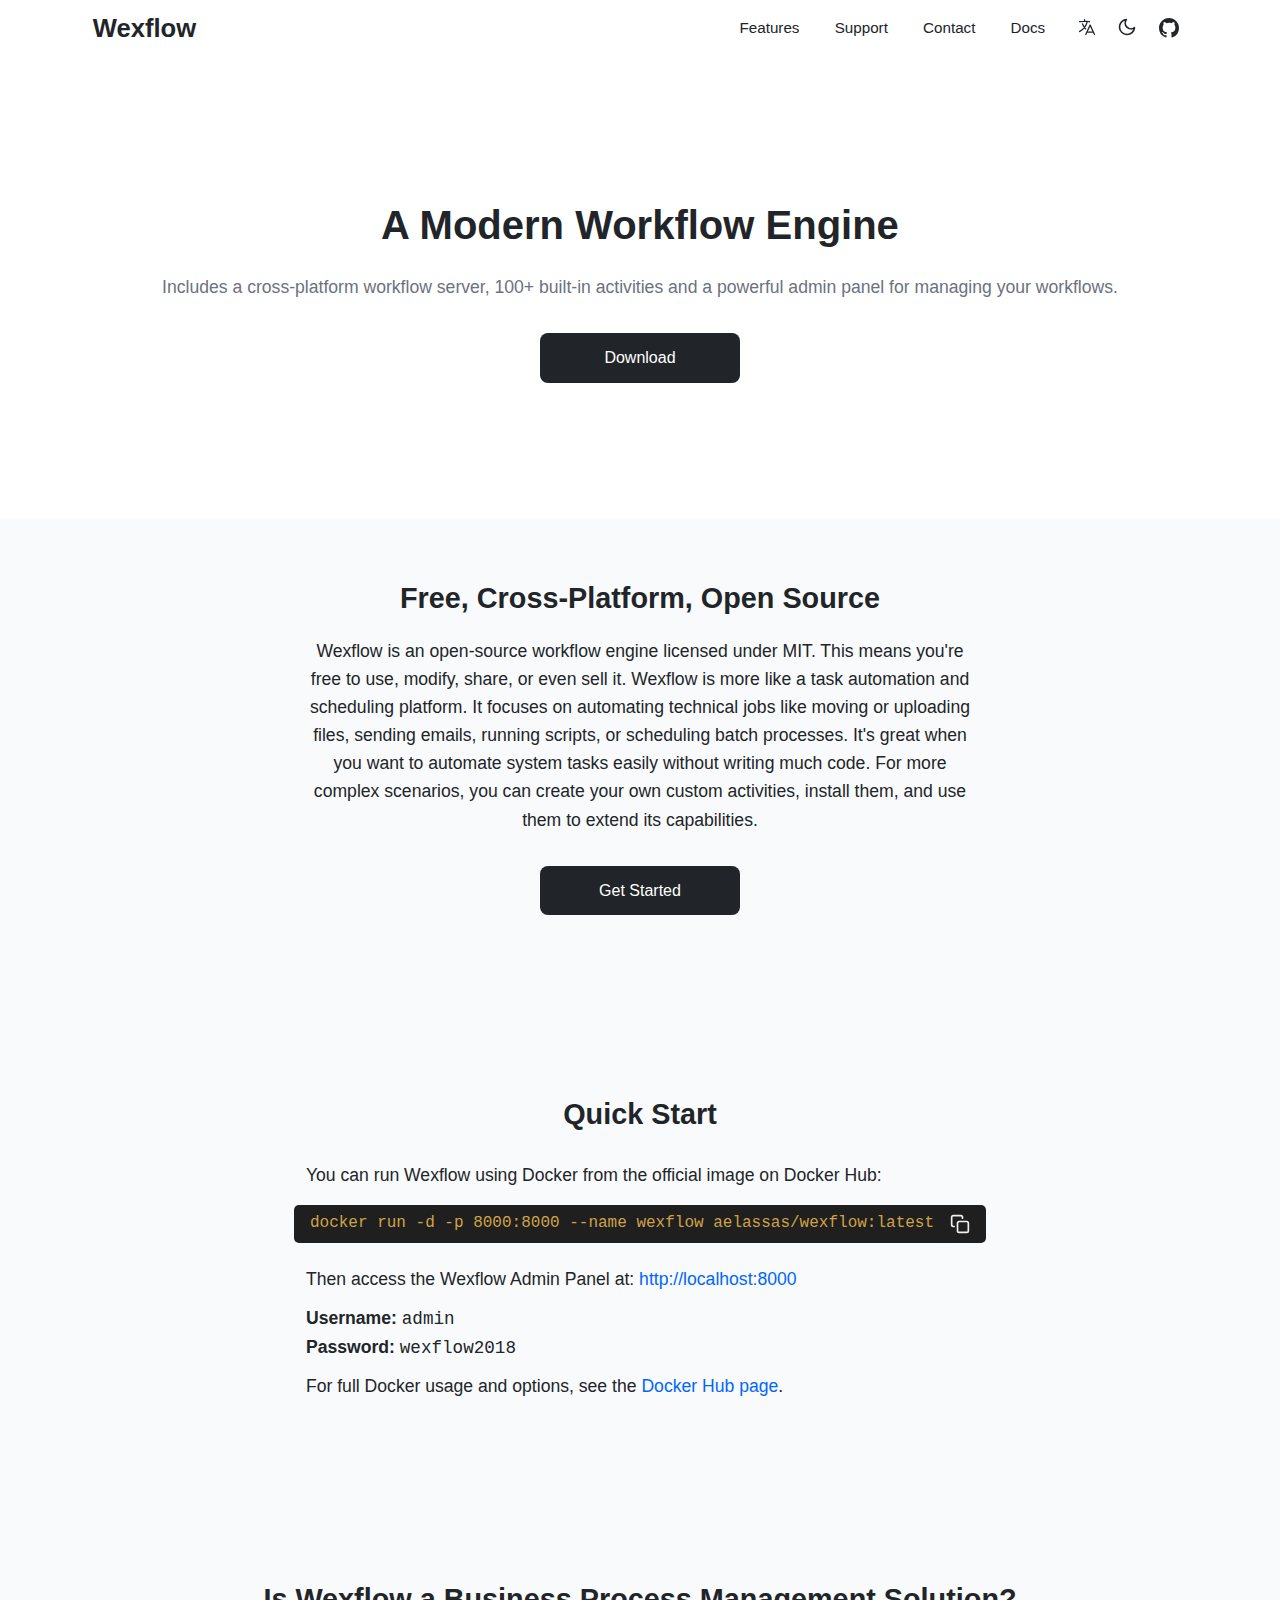
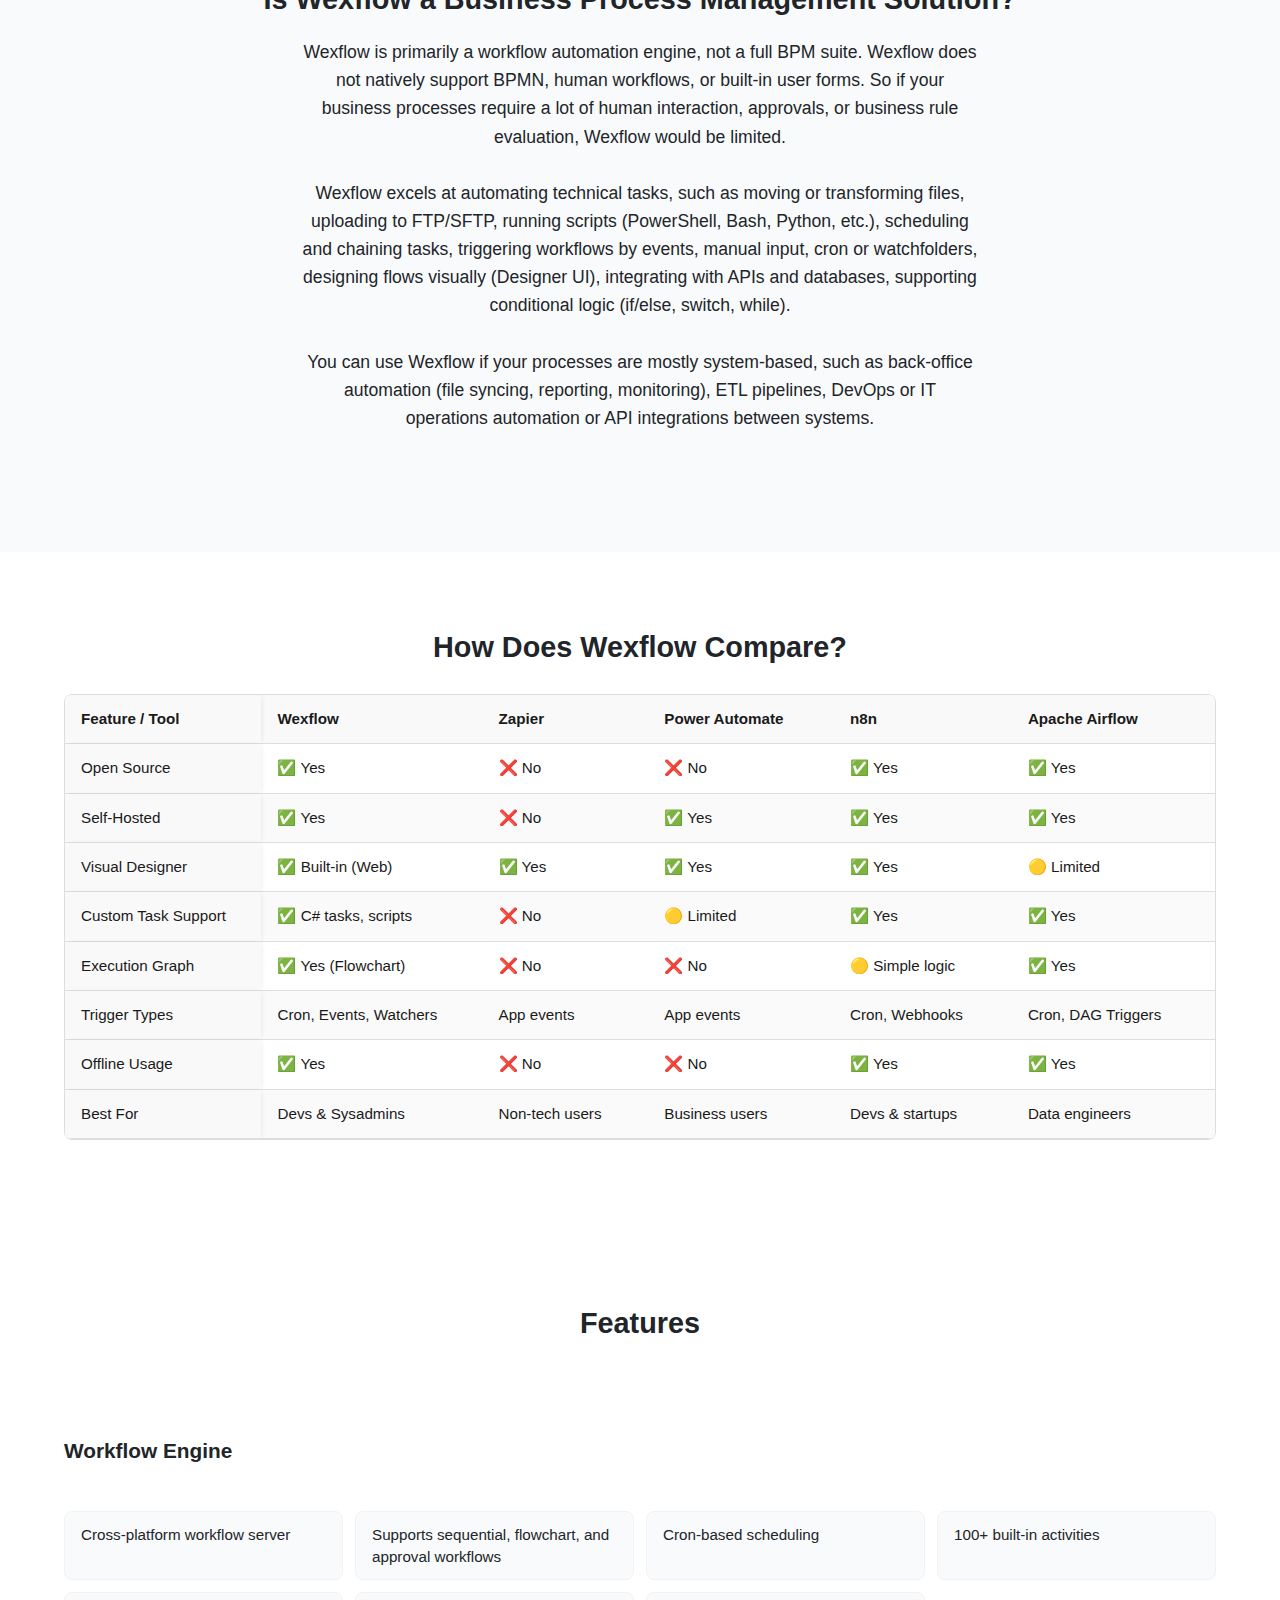
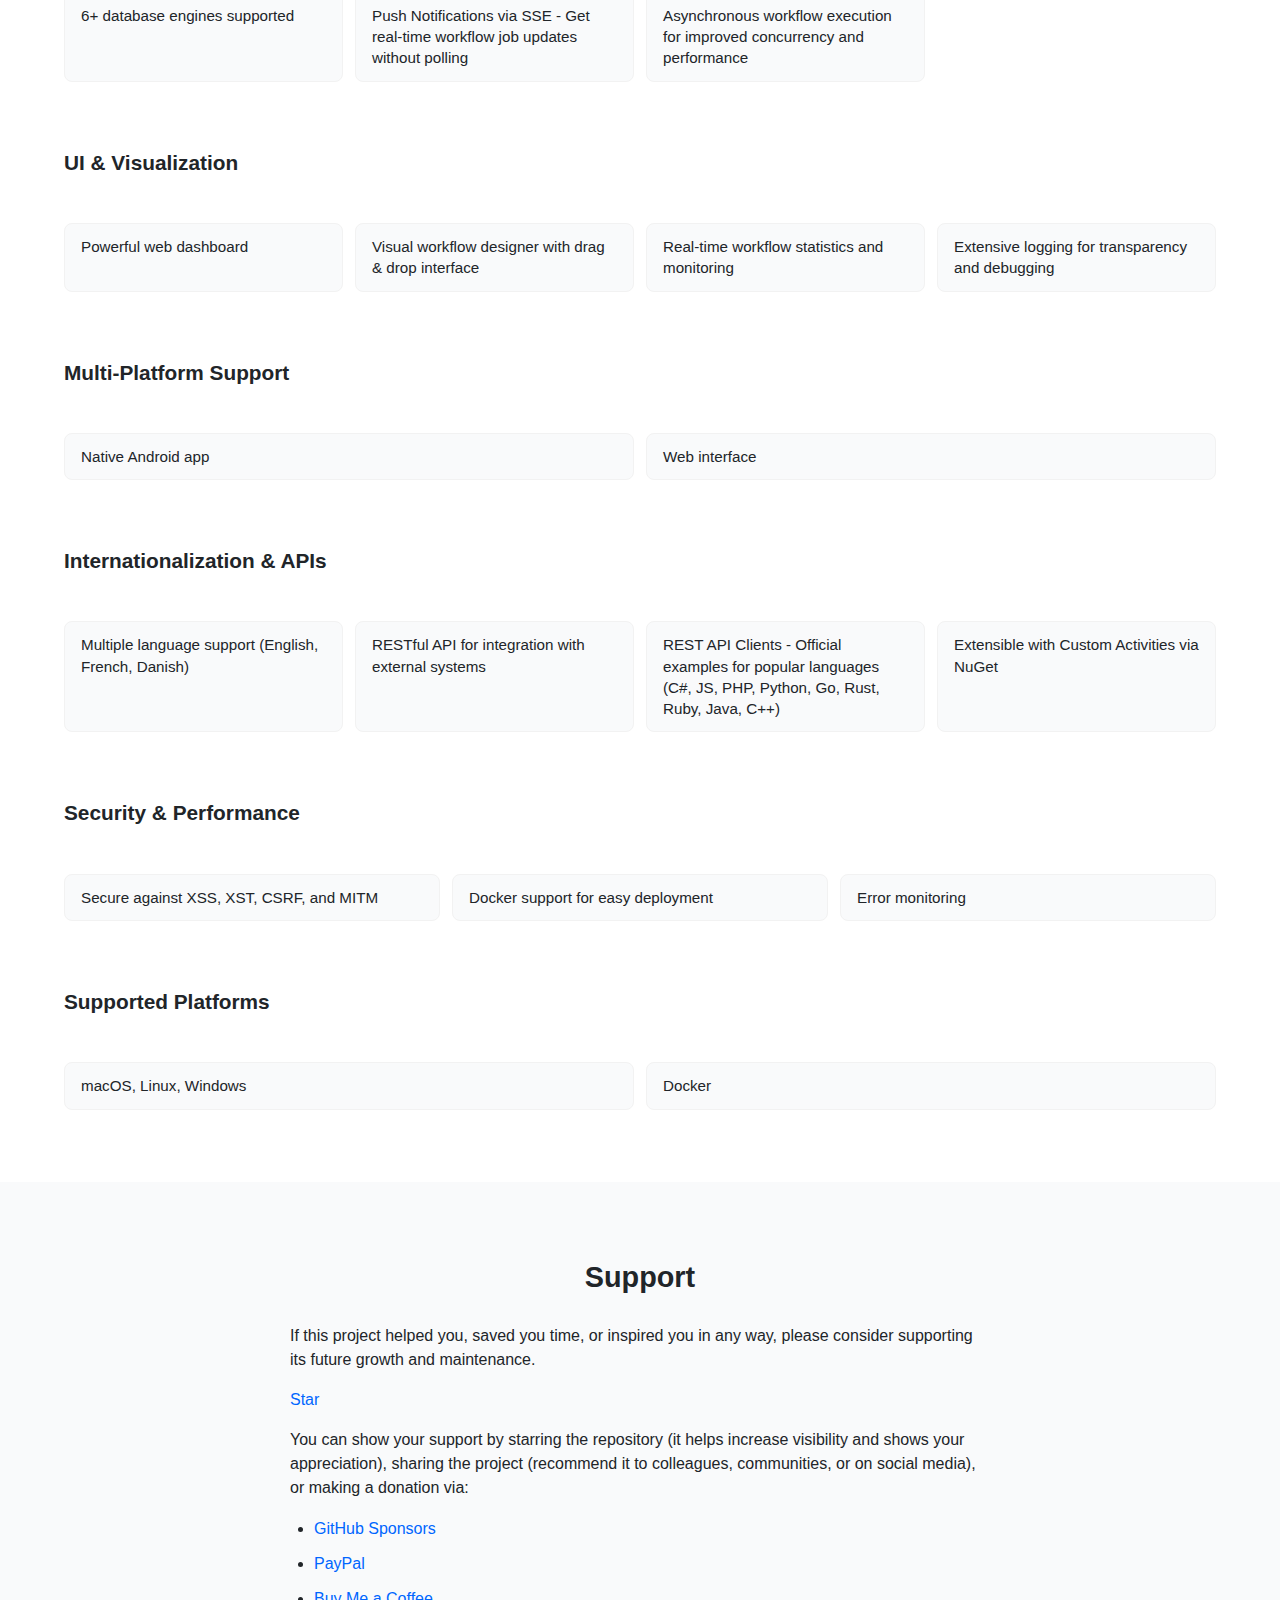
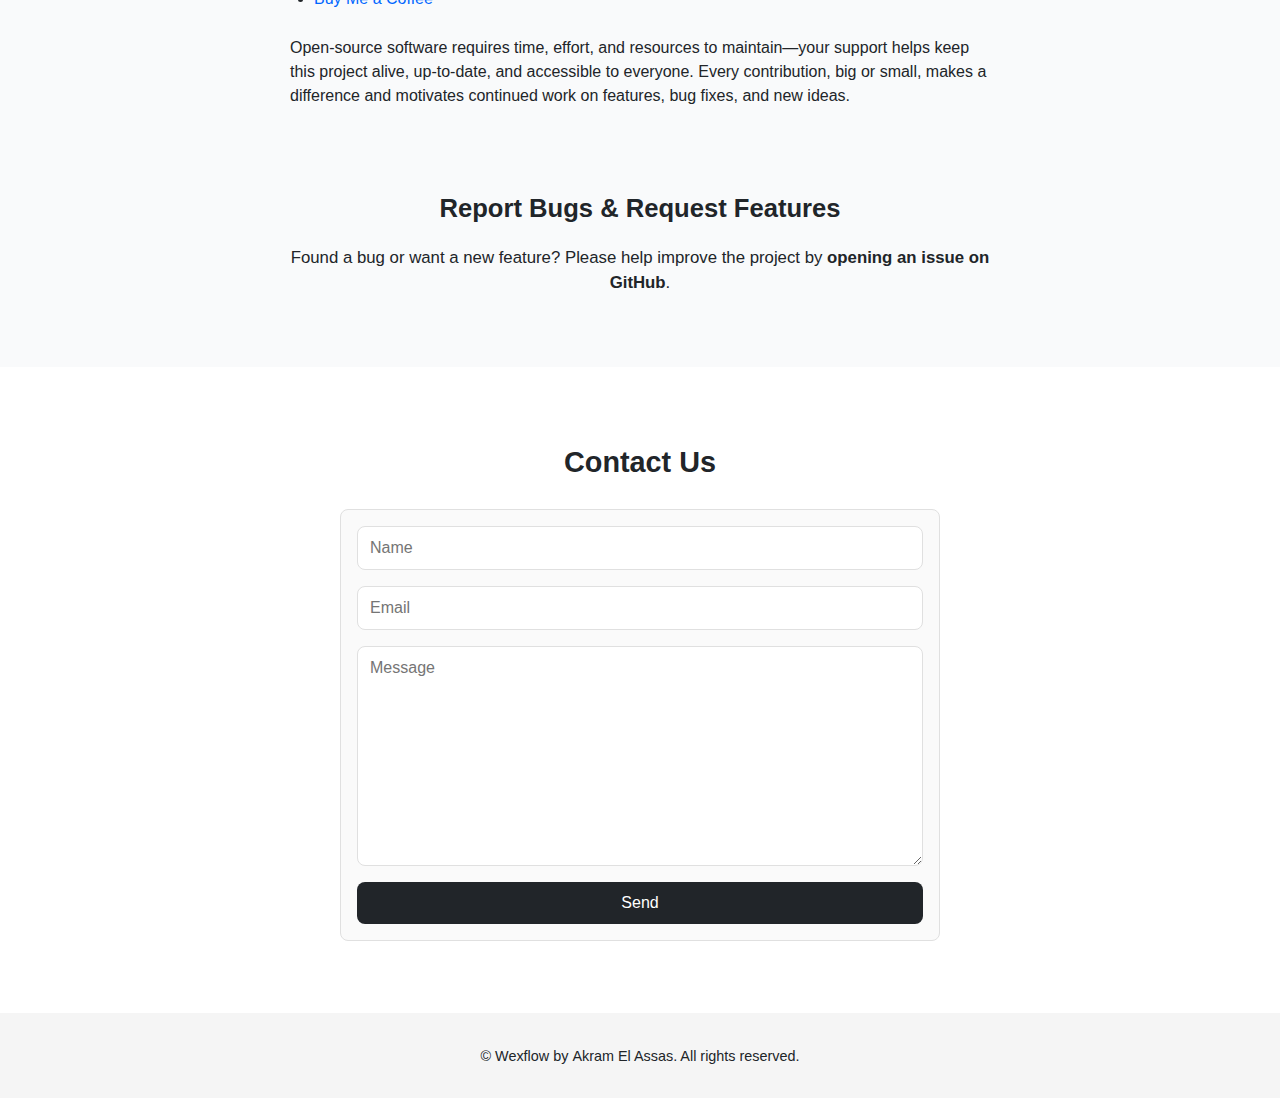
<file: index.html>
<!DOCTYPE html>
<html lang="en">

<head>
  <!-- Basic Meta Tags -->
  <meta charset="UTF-8">
  <meta name="viewport" content="width=device-width, initial-scale=1.0">
  <meta name="keywords" content="open-source, workflow, wexflow">
  <meta name="description"
    content="Wexflow is an open-source and cross-platform workflow engine and automation platform built to simplify and automate recurring tasks.">
  <title>Wexflow - Open Source Workflow Engine</title>

  <!-- SEO -->
  <meta name="robots" content="index, follow">
  <link rel="alternate" hreflang="en" href="https://wexcommerce.github.io/?lang=en">
  <link rel="alternate" hreflang="fr" href="https://wexcommerce.github.io/?lang=fr">
  <link rel="alternate" hreflang="es" href="https://wexcommerce.github.io/?lang=es">
  <link rel="alternate" hreflang="de" href="https://wexcommerce.github.io/?lang=de">
  <link rel="alternate" hreflang="pt" href="https://wexcommerce.github.io/?lang=pt">
  <link rel="alternate" hreflang="ja" href="https://wexcommerce.github.io/?lang=ja">
  <link rel="alternate" hreflang="zh" href="https://wexcommerce.github.io/?lang=zh">
  <link rel="alternate" hreflang="x-default" href="https://wexcommerce.github.io/">
  <link rel="canonical" href="https://wexcommerce.github.io/">

  <!-- Open Graph Meta Tags -->
  <meta property="og:title" content="Wexflow - Open Source Workflow Engine">
  <meta property="og:description"
    content="Wexflow is an open-source and cross-platform workflow engine and automation platform built to simplify and automate recurring tasks.">
  <meta property="og:url" content="https://wexflow.github.io">
  <meta property="og:image" content="https://wexflow.github.io/content/cover.png">

  <!-- Twitter Card -->
  <meta name="twitter:card" content="summary_large_image">
  <meta name="twitter:title" content="Wexflow - Open Source Workflow Engine">
  <meta name=" twitter:description"
    content="Wexflow is an open-source and cross-platform workflow engine and automation platform built to simplify and automate recurring tasks.">
  <meta name="twitter:image" content="https://wexflow.github.io/content/cover.png">

  <!-- Favicon -->
  <link rel="icon" href="/favicon.png">

  <!-- preconnect -->
  <link rel="preconnect" href="https://www.googletagmanager.com" crossorigin>
  <link rel="preconnect" href="https://buttons.github.io" crossorigin>

  <!-- Google Analytics -->
  <script type="module">
    import { initGA } from './src/js/ga.js'
    initGA('G-LVWBMJM882')
  </script>

  <!-- Vite build assets (JS + CSS) will be injected here -->
  <link rel="stylesheet" href="/src/css/style.css">
</head>

<body>
  <header>
    <div class="header-container">
      <div class="title-wrapper">
        <button type="button" class="hamburger" aria-label="Toggle menu" aria-expanded="false">
          <span class="icon"></span>
        </button>
        <a href="/" class="site-title">
          <h1 data-i18n="title">Wexflow</h1>
        </a>
      </div>

      <nav aria-label="Primary navigation">
        <ul>
          <li><a href="#features" data-i18n="nav.features">Features</a></li>
          <li><a href="#support" data-i18n="nav.support">Support</a></li>
          <li><a href="#contact" data-i18n="nav.contact">Contact</a></li>
          <li><a href="https://github.com/aelassas/wexflow/wiki" target="_blank" rel="noopener noreferrer">Docs</a>
          </li>
        </ul>
        <ul class="nav-right">
          <li>
            <div class="lang-switcher">
              <button id="lang-toggle" type="button" aria-expanded="false" aria-label="Language" class="lang-button">
                <svg xmlns="http://www.w3.org/2000/svg" fill="none" viewBox="0 0 24 24" stroke-width="1.5"
                  stroke="currentColor" aria-hidden="true" data-slot="icon" height="20">
                  <path stroke-linecap="round" stroke-linejoin="round"
                    d="m10.5 21 5.25-11.25L21 21m-9-3h7.5M3 5.621a48.474 48.474 0 0 1 6-.371m0 0c1.12 0 2.233.038 3.334.114M9 5.25V3m3.334 2.364C11.176 10.658 7.69 15.08 3 17.502m9.334-12.138c.896.061 1.785.147 2.666.257m-4.589 8.495a18.023 18.023 0 0 1-3.827-5.802">
                  </path>
                </svg>
              </button>
              <ul id="lang-menu" class="lang-menu" hidden>
                <li><button data-lang="en" type="button">English</button></li>
                <li><button data-lang="fr" type="button">Français</button></li>
                <li><button data-lang="de" type="button">Deutsch</button></li>
                <li><button data-lang="es" type="button">Español</button></li>
                <li><button data-lang="pt" type="button">Português</button></li>
                <li><button data-lang="zh" type="button">中文</button></li>
                <li><button data-lang="ja" type="button">日本語</button></li>
              </ul>
            </div>
          </li>
          <li>
            <button id="theme-toggle" type="button" aria-label="Toggle dark mode" aria-pressed="false"
              class="theme-toggle-btn">
              <svg class="icon-sun" xmlns="http://www.w3.org/2000/svg" viewBox="0 0 24 24" fill="none" stroke="black"
                stroke-width="2" stroke-linecap="round" stroke-linejoin="round" width="20" height="20"
                style="display:none;">
                <circle cx="12" cy="12" r="5"></circle>
                <line x1="12" y1="1" x2="12" y2="3"></line>
                <line x1="12" y1="21" x2="12" y2="23"></line>
                <line x1="4.22" y1="4.22" x2="5.64" y2="5.64"></line>
                <line x1="18.36" y1="18.36" x2="19.78" y2="19.78"></line>
                <line x1="1" y1="12" x2="3" y2="12"></line>
                <line x1="21" y1="12" x2="23" y2="12"></line>
                <line x1="4.22" y1="19.78" x2="5.64" y2="18.36"></line>
                <line x1="18.36" y1="5.64" x2="19.78" y2="4.22"></line>
              </svg>
              <svg class="icon-moon" xmlns="http://www.w3.org/2000/svg" viewBox="0 0 24 24" fill="none" stroke="black"
                stroke-width="2" stroke-linecap="round" stroke-linejoin="round" width="20" height="20">
                <path d="M21 12.79A9 9 0 1111.21 3a7 7 0 009.79 9.79z"></path>
              </svg>
            </button>
          </li>
          <li>
            <a href="https://github.com/aelassas/wexflow" target="_blank" rel="noopener noreferrer" class="github-link"
              aria-label="View Wexflow repository on GitHub">
              <span class="github-link-content">
                <svg aria-hidden="true" height="16" viewBox="0 0 16 16" version="1.1" width="16" fill="currentColor">
                  <path fill-rule="evenodd" d="M8 0C3.58 0 0 3.58 0 8a8 8 0 005.47 7.59c.4.07.55-.17.55-.38 
           0-.19-.01-.82-.01-1.49-2.01.37-2.53-.49-2.69-.94-.09-.23-.48-.94-.82-1.13-.28-.15-.68-.52
           -.01-.53.63-.01 1.08.58 1.23.82.72 1.21 1.87.87 2.33.66.07-.52.28-.87.51-1.07-1.78-.2-3.64-.89-3.64-3.95
           0-.87.31-1.59.82-2.15-.08-.2-.36-1.02.08-2.12 0 0 .67-.21 2.2.82a7.54 7.54 0 012-.27c.68.003
           1.36.092 2 .27 1.53-1.04 2.2-.82 2.2-.82.44 1.1.16 1.92.08 2.12.51.56.82 1.27.82 2.15
           0 3.07-1.87 3.75-3.65 3.95.29.25.54.73.54 1.48 0 1.07-.01 1.93-.01 2.2 0 .21.15.46.55.38A8.013
           8.013 0 0016 8c0-4.42-3.58-8-8-8z" />
                </svg>
              </span>
            </a>
          </li>
        </ul>
      </nav>
    </div>
  </header>

  <main>
    <section class="hero">
      <div class="container">
        <h2 data-i18n="hero.title">A Modern Workflow Engine</h2>
        <p data-i18n="hero.description">
          Includes a cross-platform workflow server, 100+ built-in activities and a powerful admin panel for managing
          your
          workflows.
        </p>
        <a href="https://github.com/aelassas/wexflow/releases/latest" class="btn" data-i18n="hero.cta"
          target="_blank">Download</a>
      </div>
    </section>

    <section class="about">
      <div class="container">
        <h3 data-i18n="about.title1">Free, Cross-Platform, Open Source</h3>
        <p data-i18n="about.description1">
          Wexflow is an open-source workflow engine licensed under MIT. This means you're free to use, modify, share, or
          even sell it. Wexflow is more like a task automation and scheduling platform. It focuses on automating
          technical jobs like moving or uploading files, sending emails, running scripts, or scheduling batch processes.
          It's great when you want to automate system tasks easily without writing much code. For more complex
          scenarios, you can create your own custom activities, install them, and use them to extend its capabilities.
        </p>
        <a href="https://github.com/aelassas/wexflow/wiki/Getting-Started" class="btn" data-i18n="about.cta"
          target="_blank">Get Started</a>
      </div>
    </section>

    <section id="quick-start">
      <div class="container">
        <h3 data-i18n="quick_start.title">Quick Start</h3>
        <p data-i18n="quick_start.description1">
          You can run Wexflow using Docker from the official image on Docker Hub:
        </p>
        <div class="code-block">
          <pre><code id="dockerCmd">docker run -d -p 8000:8000 --name wexflow aelassas/wexflow:latest</code></pre>
          <button id="copy-btn" type="button" aria-label="Copy to clipboard">
            <!-- Clipboard SVG icon -->
            <svg id="icon-copy" xmlns="http://www.w3.org/2000/svg" width="20" height="20" fill="none"
              stroke="currentColor" stroke-width="2" stroke-linecap="round" stroke-linejoin="round" viewBox="0 0 24 24">
              <rect x="9" y="9" width="13" height="13" rx="2" ry="2"></rect>
              <path d="M5 15H4a2 2 0 0 1-2-2V4a2 2 0 0 1 2-2h9a2 2 0 0 1 2 2v1"></path>
            </svg>
            <!-- Checkmark SVG icon, hidden initially -->
            <svg id="icon-check" xmlns="http://www.w3.org/2000/svg" width="20" height="20" fill="none" stroke="black"
              stroke-width="3" stroke-linecap="round" stroke-linejoin="round" viewBox="0 0 24 24">
              <path d="M20 6L9 17l-5-5"></path>
            </svg>
          </button>
        </div>
        <p>
          <span data-i18n="quick_start.access_panel">Then access the Wexflow Admin Panel at:</span>
          <a href="http://localhost:8000" target="_blank" rel="noopener noreferrer">http://localhost:8000</a>
        </p>
        <p class="credentials">
          <strong data-i18n="quick_start.username_label">Username:</strong> <code>admin</code><br>
          <strong data-i18n="quick_start.password_label">Password:</strong> <code>wexflow2018</code>
        </p>
        <p data-i18n="quick_start.more_info">
          For full Docker usage and options, see the
          <a href="https://hub.docker.com/r/aelassas/wexflow" target="_blank" rel="noopener noreferrer">Docker Hub
            page</a>.
        </p>
      </div>
    </section>

    <section class="about">
      <div class="container">
        <h3 data-i18n="about.title2">Is Wexflow a Business Process Management Solution?</h3>
        <p data-i18n="about.description2">
          Wexflow is primarily a workflow automation engine, not a full BPM suite. Wexflow does not natively support
          BPMN, human workflows, or built-in user forms. So if your business processes require a lot of human
          interaction, approvals, or business rule evaluation, Wexflow would be limited.
          <br><br>
          Wexflow excels at automating technical tasks, such as moving or transforming files, uploading to FTP/SFTP,
          running scripts (PowerShell, Bash, Python, etc.), scheduling and chaining tasks, triggering workflows by
          events, manual input, cron or watchfolders, designing flows visually (Designer UI), integrating with APIs and
          databases, supporting conditional logic (if/else, switch, while).
          <br><br>
          You can use Wexflow if your processes are mostly system-based, such as back-office automation (file syncing,
          reporting, monitoring), ETL pipelines, DevOps or IT operations automation or API integrations between systems.
        </p>
      </div>
    </section>

    <section id="compare">
      <div class="container">
        <h3 data-i18n="compare.title">How Does Wexflow Compare?</h3>

        <div class="table-wrapper">
          <table class="comparison-table">
            <thead>
              <tr>
                <th data-i18n="compare.feature_tool">Feature / Tool</th>
                <th>Wexflow</th>
                <th>Zapier</th>
                <th data-i18n="compare.power_automate">Power Automate</th>
                <th>n8n</th>
                <th data-i18n="compare.apache_airflow">Apache Airflow</th>
              </tr>
            </thead>
            <tbody>
              <tr>
                <td data-i18n="compare.open_source">Open Source</td>
                <td><span>✅</span> <span data-i18n="compare.yes">Yes</span></td>
                <td><span>❌</span> <span data-i18n="compare.no">No</span></td>
                <td><span>❌</span> <span data-i18n="compare.no">No</span></td>
                <td><span>✅</span> <span data-i18n="compare.yes">Yes</span></td>
                <td><span>✅</span> <span data-i18n="compare.yes">Yes</span></td>
              </tr>
              <tr>
                <td data-i18n="compare.self_hosted">Self-Hosted</td>
                <td><span>✅</span> <span data-i18n="compare.yes">Yes</span></td>
                <td><span>❌</span> <span data-i18n="compare.no">No</span></td>
                <td><span>✅</span> <span data-i18n="compare.yes">Yes</span></td>
                <td><span>✅</span> <span data-i18n="compare.yes">Yes</span></td>
                <td><span>✅</span> <span data-i18n="compare.yes">Yes</span></td>
              </tr>
              <tr>
                <td data-i18n="compare.visual_designer">Visual Designer</td>
                <td data-i18n="compare.wexflow_visual_designer">✅ Built-in (Web)</td>
                <td><span>✅</span> <span data-i18n="compare.yes">Yes</span></td>
                <td><span>✅</span> <span data-i18n="compare.yes">Yes</span></td>
                <td><span>✅</span> <span data-i18n="compare.yes">Yes</span></td>
                <td data-i18n="compare.limited">🟡 Limited</td>
              </tr>
              <tr>
                <td data-i18n="compare.custom_tasks">Custom Task Support</td>
                <td data-i18n="compare.csharp_scripts">✅ C# tasks, scripts</td>
                <td><span>❌</span> <span data-i18n="compare.no">No</span></td>
                <td data-i18n="compare.limited">🟡 Limited</td>
                <td><span>✅</span> <span data-i18n="compare.yes">Yes</span></td>
                <td><span>✅</span> <span data-i18n="compare.yes">Yes</span></td>
              </tr>
              <tr>
                <td data-i18n="compare.execution_graph">Execution Graph</td>
                <td data-i18n="compare.yes_flowchart">✅ Yes (Flowchart)</td>
                <td><span>❌</span> <span data-i18n="compare.no">No</span></td>
                <td><span>❌</span> <span data-i18n="compare.no">No</span></td>
                <td data-i18n="compare.simple_logic">🟡 Simple logic</td>
                <td><span>✅</span> <span data-i18n="compare.yes">Yes</span></td>
              </tr>
              <tr>
                <td data-i18n="compare.triggers">Trigger Types</td>
                <td data-i18n="compare.wexflow_triggers">Cron, Events, Watchers</td>
                <td>App events</td>
                <td>App events</td>
                <td>Cron, Webhooks</td>
                <td>Cron, DAG Triggers</td>
              </tr>
              <tr>
                <td data-i18n="compare.offline_usage">Offline Usage</td>
                <td><span>✅</span> <span data-i18n="compare.yes">Yes</span></td>
                <td><span>❌</span> <span data-i18n="compare.no">No</span></td>
                <td><span>❌</span> <span data-i18n="compare.no">No</span></td>
                <td><span>✅</span> <span data-i18n="compare.yes">Yes</span></td>
                <td><span>✅</span> <span data-i18n="compare.yes">Yes</span></td>
              </tr>
              <tr>
                <td data-i18n="compare.best_for">Best For</td>
                <td data-i18n="compare.devs_sysadmins">Devs &amp; Sysadmins</td>
                <td data-i18n="compare.non_tech_users">Non-tech users</td>
                <td data-i18n="compare.business_users">Business users</td>
                <td data-i18n="compare.devs_startups">Devs &amp; startups</td>
                <td data-i18n="compare.data_engineers">Data engineers</td>
              </tr>
            </tbody>
          </table>
        </div>

      </div>
    </section>

    <section id="features">
      <div class="container">
        <h3 data-i18n="features.title">Features</h3>

        <h4 data-i18n="features.workflow_title">Workflow Engine</h4>
        <ul>
          <li data-i18n="features.workflow_server">Cross-platform workflow server</li>
          <li data-i18n="features.workflows">Supports sequential, flowchart, and approval workflows</li>
          <li data-i18n="features.cron">Cron-based scheduling</li>
          <li data-i18n="features.activities">100+ built-in activities</li>
          <li data-i18n="features.db">6+ database engines supported</li>
          <li data-i18n="features.sse">Push Notifications via SSE - Get real-time workflow job updates without polling
          </li>
          <li data-i18n="features.async">Asynchronous workflow execution for improved concurrency and performance</li>
        </ul>

        <h4 data-i18n="features.ui_title">UI &amp; Visualization</h4>
        <ul>
          <li data-i18n="features.dashboard">Powerful web dashboard</li>
          <li data-i18n="features.designer">Visual workflow designer with drag &amp; drop interface</li>
          <li data-i18n="features.stats">Real-time workflow statistics and monitoring</li>
          <li data-i18n="features.logs">Extensive logging for transparency and debugging</li>
        </ul>

        <h4 data-i18n="features.platform_title">Multi-Platform Support</h4>
        <ul>
          <li data-i18n="features.android">Native Android app</li>
          <li data-i18n="features.web">Web interface</li>
        </ul>

        <h4 data-i18n="features.nternationalization_title">Internationalization &amp; APIs</h4>
        <ul>
          <li data-i18n="features.multilang">Multiple language support (English, French, Danish)</li>
          <li data-i18n="features.rest">RESTful API for integration with external systems</li>
          <li data-i18n="features.clients">REST API Clients - Official examples for popular languages (C#, JS, PHP,
            Python, Go, Rust, Ruby, Java, C++)</li>
          <li data-i18n="features.custom_activities">Extensible with Custom Activities via NuGet</li>
        </ul>

        <h4 data-i18n="features.security_title">Security &amp; Performance</h4>
        <ul>
          <li data-i18n="features.security">Secure against XSS, XST, CSRF, and MITM</li>
          <li data-i18n="features.docker">Docker support for easy deployment</li>
          <li data-i18n="features.monitoring">Error monitoring</li>
        </ul>

        <h4 data-i18n="features.platforms_title">Supported Platforms</h4>
        <ul>
          <li data-i18n="features.os">macOS, Linux, Windows</li>
          <li data-i18n="features.platform_docker">Docker</li>
        </ul>

      </div>
    </section>

    <section id="support">
      <div class="container">
        <h3 data-i18n="support.title">Support</h3>
        <p data-i18n="support.description1">
          If this project helped you, saved you time, or inspired you in any way, please consider supporting its future
          growth and maintenance.
        </p>

        <p id="github-btn">
          <a class="github-button" href="https://github.com/aelassas/wexflow" data-show-count="true" data-size="large"
            aria-label="Star aelassas/wexflow on GitHub">
            Star
          </a>
        </p>

        <p data-i18n="support.description2">
          You can show your support by starring the repository (it helps increase visibility and shows your
          appreciation),
          sharing the project (recommend it to colleagues, communities, or on social media), or making a donation via:
        </p>

        <ul>
          <li>
            <a href="https://github.com/sponsors/aelassas" target="_blank" rel="noopener noreferrer"
              data-i18n="support.donation1">GitHub Sponsors</a>
          </li>
          <li>
            <a href="https://www.paypal.me/aelassaspp" target="_blank" rel="noopener noreferrer"
              data-i18n="support.donation2">PayPal</a>
          </li>
          <li>
            <a href="https://www.buymeacoffee.com/aelassas" target="_blank" rel="noopener noreferrer"
              data-i18n="support.donation3">Buy Me a Coffee</a>
          </li>
        </ul>

        <p data-i18n="support.closing">
          Open-source software requires time, effort, and resources to maintain—your support helps keep this project
          alive, up-to-date, and accessible to everyone.
          Every contribution, big or small, makes a difference and motivates continued work on features, bug fixes, and
          new ideas.
        </p>

        <div id="github-issues-support">
          <h4 data-i18n="githubIssues.title">Report Bugs &amp; Request Features</h4>
          <p data-i18n="githubIssues.description">
            Found a bug or want a new feature? Please help improve the project by
            <a href="https://github.com/aelassas/wexflow/issues" target="_blank" rel="noopener noreferrer"
              data-i18n="githubIssues.linkText">opening an issue on GitHub</a>.
          </p>
        </div>
      </div>
    </section>

    <section id="contact">
      <div class="container">
        <h3 data-i18n="contact.title">Contact Us</h3>
        <form action="https://formspree.io/f/mrbzdaje" method="POST">
          <input type="text" name="name" placeholder="Name" aria-label="Name"
            data-i18n-placeholder="contact.namePlaceholder" autocomplete="name" required>
          <input type="email" name="email" placeholder="Email" aria-label="Email"
            data-i18n-placeholder="contact.emailPlaceholder" autocomplete="email" required>
          <textarea name="message" placeholder="Message" aria-label="Message"
            data-i18n-placeholder="contact.messagePlaceholder" required></textarea>
          <button type="submit" data-i18n="contact.submit">Send</button>
        </form>
      </div>
    </section>

    <footer>
      <div class="container">
        <p>&copy; <span id="year"></span> Wexflow <span data-i18n="footer.by">by</span> <a
            href="https://aelassas.github.io/" target="_blank">Akram El
            Assas</a>.
          <span data-i18n="footer.copyright">All rights reserved.</span>
        </p>
      </div>
    </footer>
  </main>

  <script async defer src="https://buttons.github.io/buttons.js"></script>
  <script type="module" src="/src/js/main.js"></script>
</body>

</html>
</file>
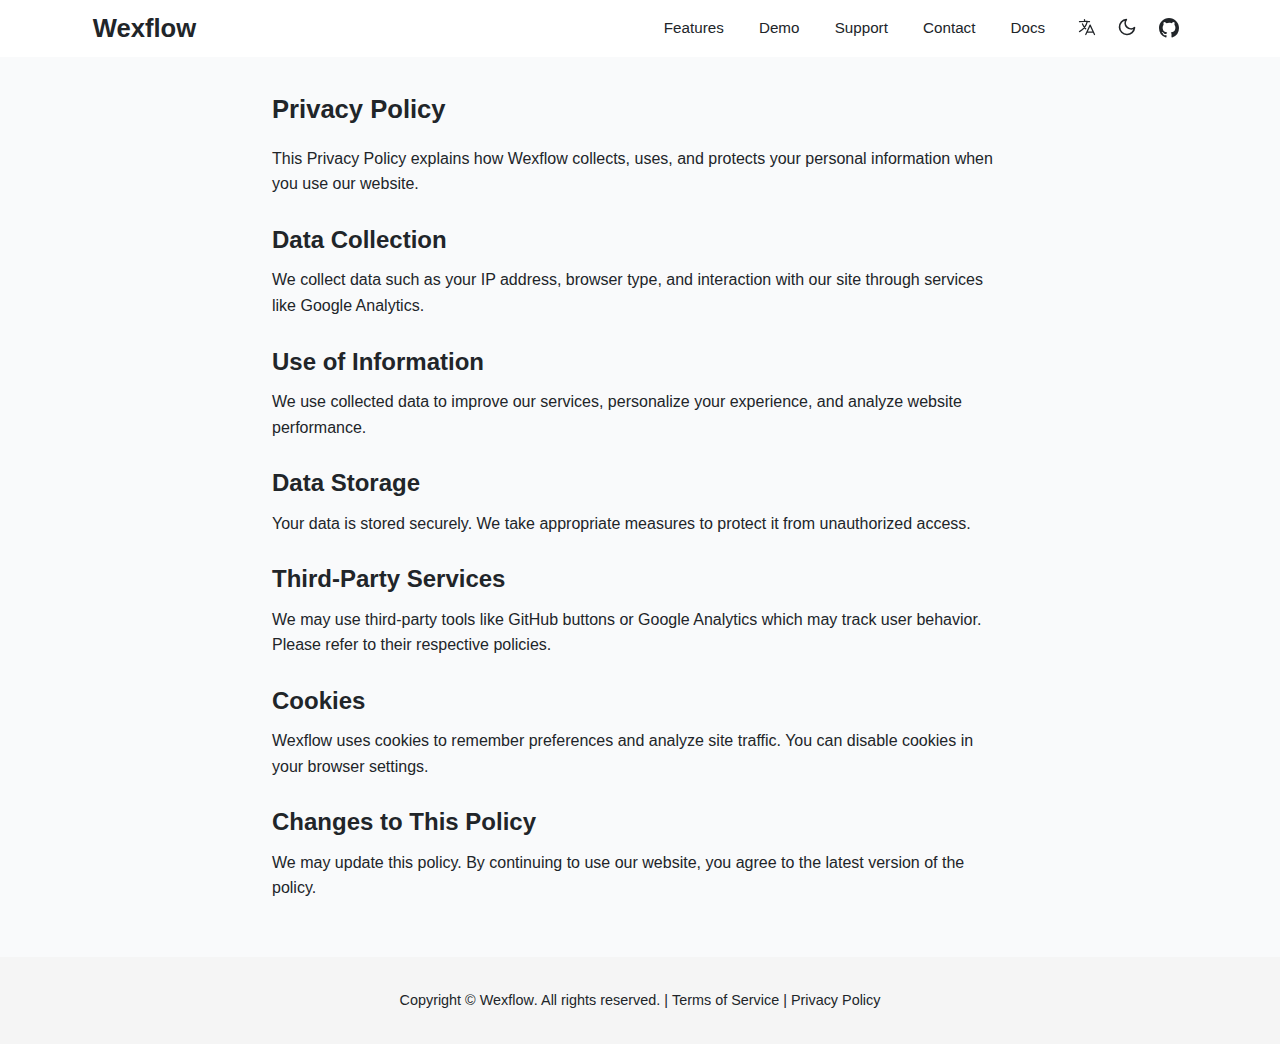
<file: privacy/index.html>
<!DOCTYPE html>
<html lang="en">

<head>
  <!-- Basic Meta Tags -->
  <meta charset="UTF-8" />
  <meta name="viewport" content="width=device-width, initial-scale=1.0" />
  <meta name="keywords" content="open-source, workflow, wexflow" />
  <meta name="description"
    content="Wexflow is an open-source and cross-platform workflow engine and automation platform built to simplify and automate recurring tasks.">
  <title>Wexflow - Open Source Workflow Engine</title>

  <!-- SEO -->
  <meta name="robots" content="index, follow" />
  <link rel="alternate" hreflang="en" href="https://wexcommerce.github.io/?lang=en" />
  <link rel="alternate" hreflang="fr" href="https://wexcommerce.github.io/?lang=fr" />
  <link rel="alternate" hreflang="es" href="https://wexcommerce.github.io/?lang=es" />
  <link rel="alternate" hreflang="de" href="https://wexcommerce.github.io/?lang=de" />
  <link rel="alternate" hreflang="pt" href="https://wexcommerce.github.io/?lang=pt" />
  <link rel="alternate" hreflang="ja" href="https://wexcommerce.github.io/?lang=ja" />
  <link rel="alternate" hreflang="zh" href="https://wexcommerce.github.io/?lang=zh" />
  <link rel="alternate" hreflang="x-default" href="https://wexcommerce.github.io/" />
  <link rel="canonical" href="https://wexcommerce.github.io/" />

  <!-- Open Graph Meta Tags -->
  <meta property="og:title" content="Wexflow - Open Source Workflow Engine" />
  <meta property="og:description"
    content="Wexflow is an open-source and cross-platform workflow engine and automation platform built to simplify and automate recurring tasks." />
  <meta property="og:url" content="https://wexflow.github.io" />
  <meta property="og:image" content="https://wexflow.github.io/content/cover.png" />

  <!-- Twitter Card -->
  <meta name="twitter:card" content="summary_large_image" />
  <meta name="twitter:title" content="Wexflow - Open Source Workflow Engine" />
  <meta name="twitter:description"
    content="Wexflow is an open-source and cross-platform workflow engine and automation platform built to simplify and automate recurring tasks." />
  <meta name="twitter:image" content="https://wexflow.github.io/content/cover.png" />

  <!-- Favicon -->
  <link rel="icon" href="/favicon.png" />

  <!-- Google Analytics -->
  <script async src="https://www.googletagmanager.com/gtag/js?id=G-LVWBMJM882"></script>
  <script>
    window.dataLayer = window.dataLayer || []
    function gtag() { dataLayer.push(arguments) }
    gtag('js', new Date())
    gtag('config', 'G-LVWBMJM882')
  </script>

  <!-- Vite build assets (JS + CSS) will be injected here -->
  <link rel="stylesheet" href="/src/css/style.css" />
</head>

<body>
  <div class="page-wrapper">
    <header>
      <div class="header-container">
        <div class="title-wrapper">
          <button class="hamburger" aria-label="Toggle menu" aria-expanded="false">
            <span class="icon"></span>
          </button>
          <a href="/" class="site-title">
            <h1 data-i18n="title">Wexflow</h1>
          </a>
        </div>

        <nav aria-label="Primary navigation">
          <ul>
            <li><a href="#features" data-i18n="nav.features">Features</a></li>
            <li><a href="#demo" data-i18n="nav.demo">Demo</a></li>
            <li><a href="#support" data-i18n="nav.support">Support</a></li>
            <li><a href="#contact" data-i18n="nav.contact">Contact</a></li>
            <li><a href="https://github.com/aelassas/wexflow/wiki" target="_blank" rel="noopener noreferrer">Docs</a>
            </li>
          </ul>
          <ul class="nav-right">
            <li>
              <div class="lang-switcher">
                <button id="lang-toggle" aria-expanded="false" aria-label="Language" class="lang-button">
                  <svg xmlns="http://www.w3.org/2000/svg" fill="none" viewBox="0 0 24 24" stroke-width="1.5"
                    stroke="currentColor" aria-hidden="true" data-slot="icon" height="20">
                    <path stroke-linecap="round" stroke-linejoin="round"
                      d="m10.5 21 5.25-11.25L21 21m-9-3h7.5M3 5.621a48.474 48.474 0 0 1 6-.371m0 0c1.12 0 2.233.038 3.334.114M9 5.25V3m3.334 2.364C11.176 10.658 7.69 15.08 3 17.502m9.334-12.138c.896.061 1.785.147 2.666.257m-4.589 8.495a18.023 18.023 0 0 1-3.827-5.802">
                    </path>
                  </svg>
                </button>
                <ul id="lang-menu" class="lang-menu" hidden>
                  <li><button data-lang="en">English</button></li>
                  <li><button data-lang="fr">Français</button></li>
                  <li><button data-lang="de">Deutsch</button></li>
                  <li><button data-lang="es">Español</button></li>
                  <li><button data-lang="pt">Português</button></li>
                  <li><button data-lang="zh">中文</button></li>
                  <li><button data-lang="ja">日本語</button></li>
                </ul>
              </div>
            </li>
            <li>
              <button id="theme-toggle" aria-label="Toggle dark mode" aria-pressed="false" class="theme-toggle-btn">
                <svg class="icon-sun" xmlns="http://www.w3.org/2000/svg" viewBox="0 0 24 24" fill="none" stroke="black"
                  stroke-width="2" stroke-linecap="round" stroke-linejoin="round" width="20" height="20"
                  style="display:none;">
                  <circle cx="12" cy="12" r="5"></circle>
                  <line x1="12" y1="1" x2="12" y2="3"></line>
                  <line x1="12" y1="21" x2="12" y2="23"></line>
                  <line x1="4.22" y1="4.22" x2="5.64" y2="5.64"></line>
                  <line x1="18.36" y1="18.36" x2="19.78" y2="19.78"></line>
                  <line x1="1" y1="12" x2="3" y2="12"></line>
                  <line x1="21" y1="12" x2="23" y2="12"></line>
                  <line x1="4.22" y1="19.78" x2="5.64" y2="18.36"></line>
                  <line x1="18.36" y1="5.64" x2="19.78" y2="4.22"></line>
                </svg>
                <svg class="icon-moon" xmlns="http://www.w3.org/2000/svg" viewBox="0 0 24 24" fill="none" stroke="black"
                  stroke-width="2" stroke-linecap="round" stroke-linejoin="round" width="20" height="20">
                  <path d="M21 12.79A9 9 0 1111.21 3a7 7 0 009.79 9.79z"></path>
                </svg>
              </button>
            </li>
            <li>
              <a href="https://github.com/aelassas/wexflow" target="_blank" rel="noopener noreferrer"
                class="github-link" aria-label="View Wexflow repository on GitHub">
                <span class="github-link-content">
                  <svg aria-hidden="true" height="16" viewBox="0 0 16 16" version="1.1" width="16" fill="currentColor"
                    style="margin-left: 4px; vertical-align: middle;">
                    <path fill-rule="evenodd" d="M8 0C3.58 0 0 3.58 0 8a8 8 0 005.47 7.59c.4.07.55-.17.55-.38 
           0-.19-.01-.82-.01-1.49-2.01.37-2.53-.49-2.69-.94-.09-.23-.48-.94-.82-1.13-.28-.15-.68-.52
           -.01-.53.63-.01 1.08.58 1.23.82.72 1.21 1.87.87 2.33.66.07-.52.28-.87.51-1.07-1.78-.2-3.64-.89-3.64-3.95
           0-.87.31-1.59.82-2.15-.08-.2-.36-1.02.08-2.12 0 0 .67-.21 2.2.82a7.54 7.54 0 012-.27c.68.003
           1.36.092 2 .27 1.53-1.04 2.2-.82 2.2-.82.44 1.1.16 1.92.08 2.12.51.56.82 1.27.82 2.15
           0 3.07-1.87 3.75-3.65 3.95.29.25.54.73.54 1.48 0 1.07-.01 1.93-.01 2.2 0 .21.15.46.55.38A8.013
           8.013 0 0016 8c0-4.42-3.58-8-8-8z" />
                  </svg>
                </span>
              </a>
            </li>
          </ul>
        </nav>
      </div>
    </header>

    <main class="container">
      <h1 data-i18n="privacy.title">Privacy Policy</h1>

      <p data-i18n="privacy.intro">
        This Privacy Policy explains how Wexflow collects, uses, and protects your personal information when you use
        our website.
      </p>

      <h2 data-i18n="privacy.dataCollection">Data Collection</h2>
      <p data-i18n="privacy.dataCollectionText">
        We collect data such as your IP address, browser type, and interaction with our site through services like
        Google Analytics.
      </p>

      <h2 data-i18n="privacy.usage">Use of Information</h2>
      <p data-i18n="privacy.usageText">
        We use collected data to improve our services, personalize your experience, and analyze website performance.
      </p>

      <h2 data-i18n="privacy.storage">Data Storage</h2>
      <p data-i18n="privacy.storageText">
        Your data is stored securely. We take appropriate measures to protect it from unauthorized access.
      </p>

      <h2 data-i18n="privacy.thirdParties">Third-Party Services</h2>
      <p data-i18n="privacy.thirdPartiesText">
        We may use third-party tools like GitHub buttons or Google Analytics which may track user behavior. Please refer
        to their respective policies.
      </p>

      <h2 data-i18n="cookies.rights">Cookies</h2>
      <p data-i18n="privacy.cookiesText">
        Wexflow uses cookies to remember preferences and analyze site traffic. You can disable cookies in your browser
        settings.
      </p>

      <h2 data-i18n="privacy.changes">Changes to This Policy</h2>
      <p data-i18n="privacy.changesText">
        We may update this policy. By continuing to use our website, you agree to the latest version of the policy.
      </p>
    </main>

    <footer>
      <div class="container">
        <p>Copyright © <span id="year"></span> <a href="https://wexflow.github.io">Wexflow</a>. <span
            data-i18n="footer.copyright">All rights
            reserved.</span> | <a href="/terms/" data-i18n="terms.title">Terms of Service</a> | <a href="/privacy/"
            data-i18n="privacy.title">Privacy Policy</a></p>
      </div>
    </footer>
  </div>
  <script type="module" src="/src/js/privacy.js"></script>
</body>

</html>
</file>
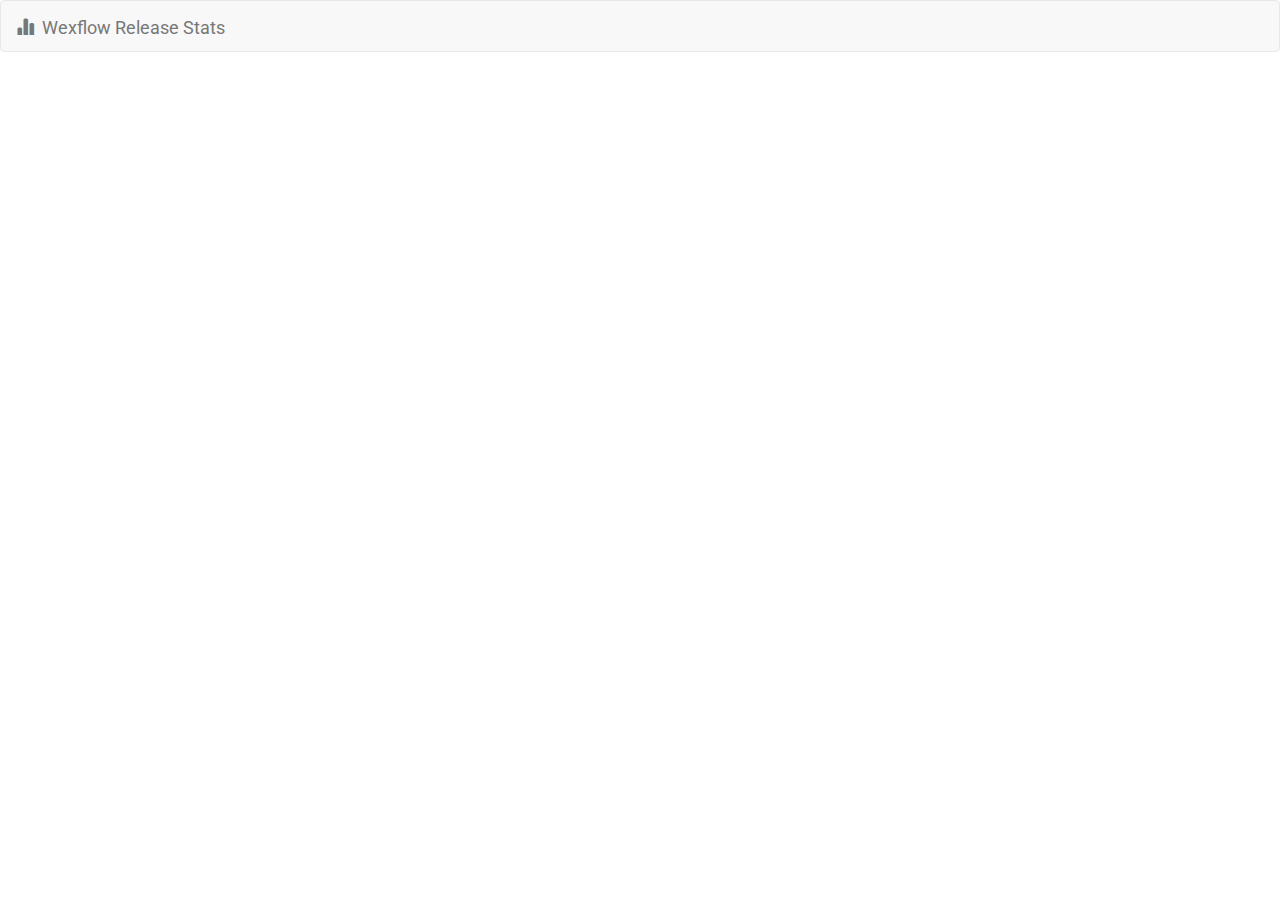
<file: release-stats/index.html>
<!DOCTYPE html>
<html>
<head>
    <title>Wexflow - Release Stats</title>
    <meta name="viewport" content="width=device-width, initial-scale=1">
    <meta name="description" content="Get the latest release stats like download counts, release dates, author on any GitHub project">
    <meta name="keywords" content="GitHub, release, download, count">
    <link rel="icon" href="img/favicon.ico">
    <link href='https://fonts.googleapis.com/css?family=Roboto' rel='stylesheet' type='text/css'>
    <link rel="stylesheet" href="third-party/bootstrap/css/bootstrap.min.css">
    <link rel="stylesheet" href="css/main.css">
</head>
<body>
    <nav class="navbar navbar-default" role="navigation">
        <div class="container-fluid">
            <div class="navbar-header">
                <a class="navbar-brand" href=".">
                    <!-- all icons from https://getbootstrap.com/docs/3.3/components/#glyphicons -->
                    <span class="glyphicon glyphicon-stats"></span>&nbsp;
                    Wexflow Release Stats
                </a>
            </div>
        </div>
    </nav>
    <div class="container">
        <div class="row" id="stats-result">
        </div>
        <div id="loader-gif">
            <img src="img/gif-load.gif">
        </div>
    </div>
</body>
<script type="text/javascript" src="third-party/jquery/jquery-1.11.1.min.js"></script>
<script type="text/javascript" src="third-party/bootstrap/js/bootstrap.min.js"></script>
<script type="text/javascript" src="third-party/typahead/bootstrap3-typeahead.min.js"></script>
<script type="text/javascript" src="js/main.js"></script>
</html>
</file>
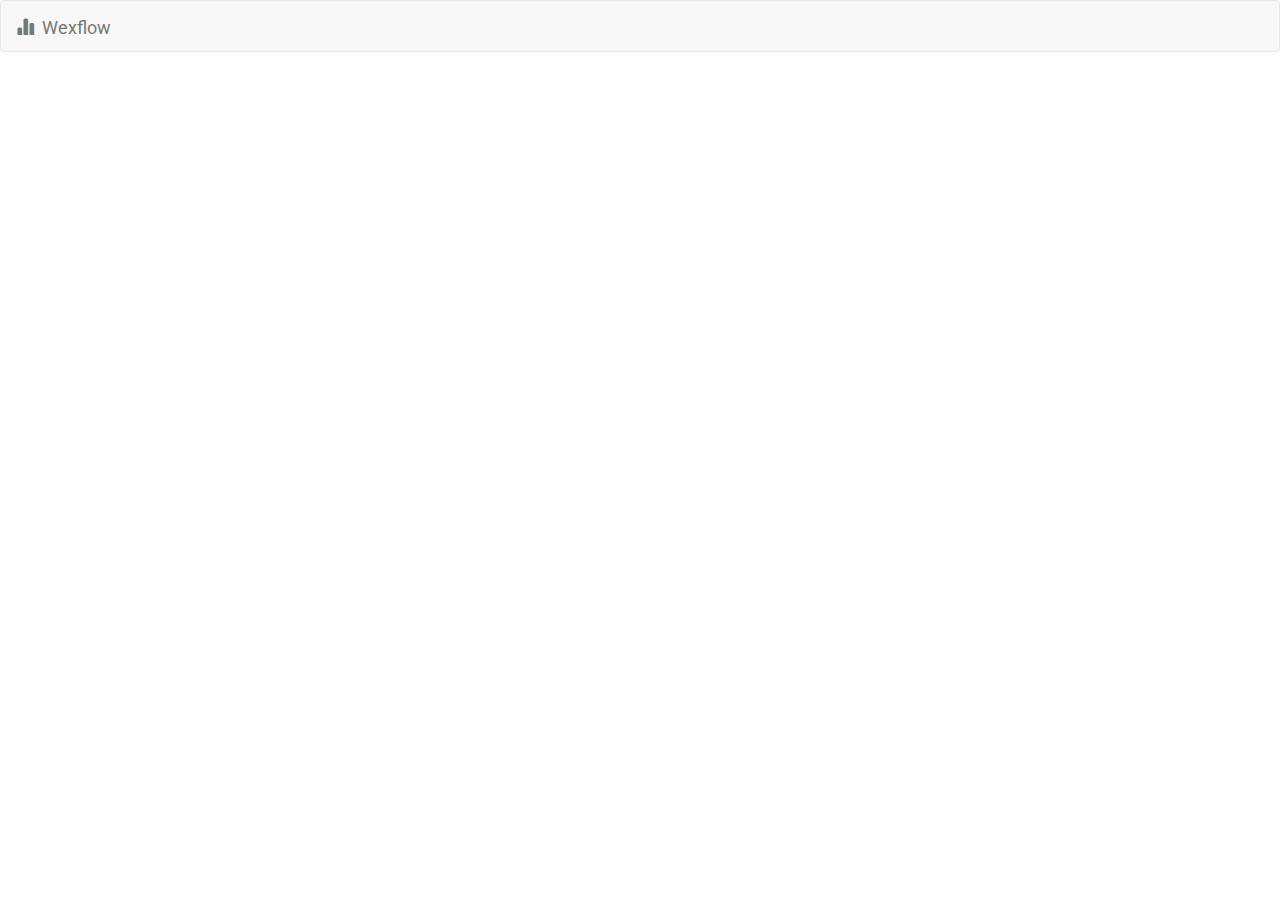
<file: stats/index.html>
<!DOCTYPE html>
<html>

<head>
    <title>Wexflow - Release Stats</title>
    <meta name="viewport" content="width=device-width, initial-scale=1">
    <meta name="description"
        content="Get the latest release stats like download counts, release dates, author on any GitHub project">
    <meta name="keywords" content="GitHub, release, download, count">
    <link rel="icon" href="img/favicon.ico">
    <link href='https://fonts.googleapis.com/css?family=Roboto' rel='stylesheet' type='text/css'>
    <link rel="stylesheet" href="third-party/bootstrap/css/bootstrap.min.css">
    <link rel="stylesheet" href="css/main.css">
</head>

<body>
    <nav class="navbar navbar-default" role="navigation">
        <div class="container-fluid">
            <div class="navbar-header">
                <a class="navbar-brand" href="/">
                    <!-- all icons from https://getbootstrap.com/docs/3.3/components/#glyphicons -->
                    <span class="glyphicon glyphicon-stats"></span>&nbsp;
                    Wexflow
                </a>
            </div>
        </div>
    </nav>
    <div class="container">
        <div class="row" id="stats-result">
        </div>
        <div id="loader-gif">
            <img src="img/gif-load.gif">
        </div>
    </div>
</body>
<script type="text/javascript" src="third-party/jquery/jquery-1.11.1.min.js"></script>
<script type="text/javascript" src="third-party/bootstrap/js/bootstrap.min.js"></script>
<script type="text/javascript" src="third-party/typahead/bootstrap3-typeahead.min.js"></script>
<script type="text/javascript" src="js/main.js"></script>

</html>
</file>
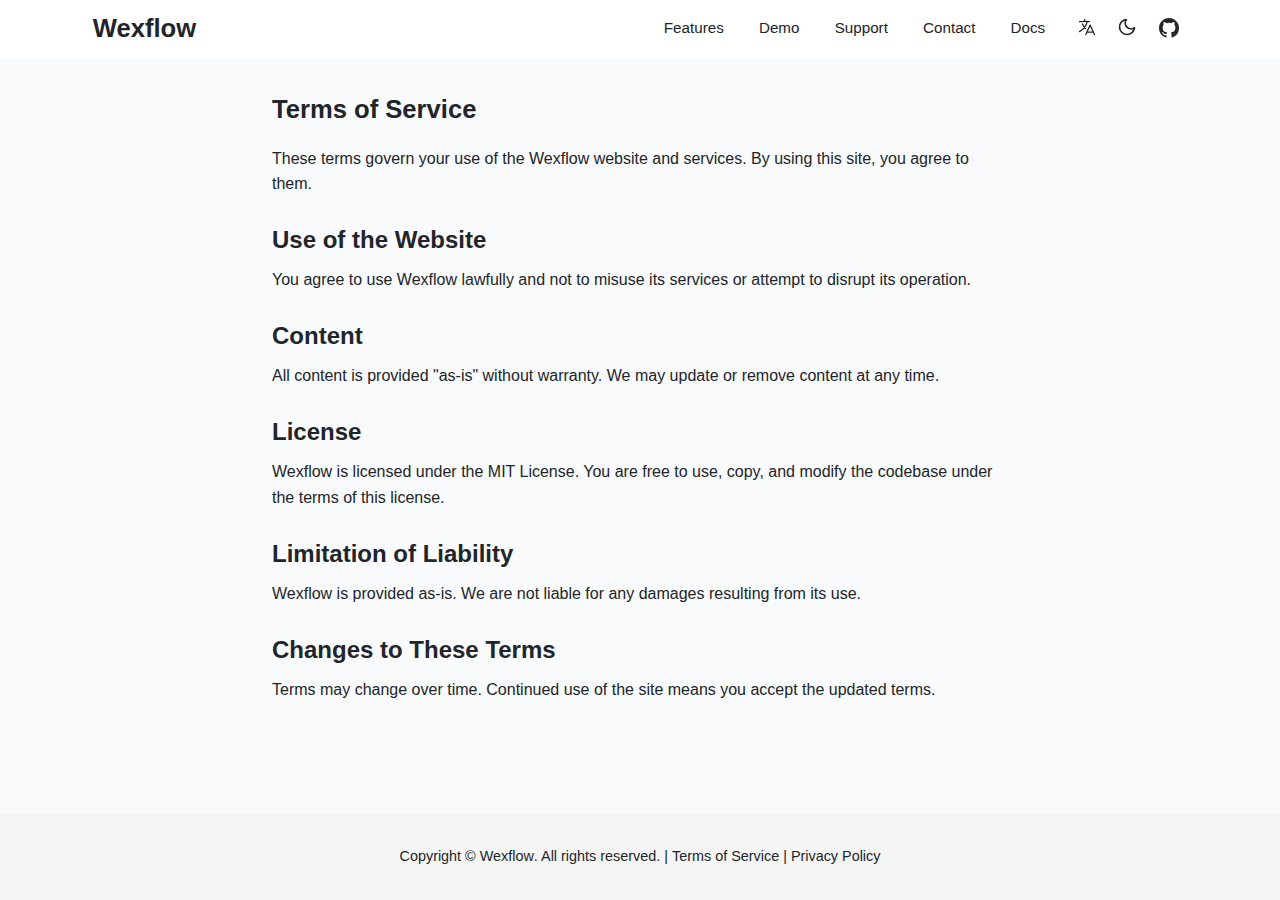
<file: terms/index.html>
<!DOCTYPE html>
<html lang="en">

<head>
  <!-- Basic Meta Tags -->
  <meta charset="UTF-8" />
  <meta name="viewport" content="width=device-width, initial-scale=1.0" />
  <meta name="keywords" content="open-source, workflow, wexflow" />
  <meta name="description"
    content="Wexflow is an open-source and cross-platform workflow engine and automation platform built to simplify and automate recurring tasks.">
  <title>Wexflow - Open Source Workflow Engine</title>

  <!-- SEO -->
  <meta name="robots" content="index, follow" />
  <link rel="alternate" hreflang="en" href="https://wexcommerce.github.io/?lang=en" />
  <link rel="alternate" hreflang="fr" href="https://wexcommerce.github.io/?lang=fr" />
  <link rel="alternate" hreflang="es" href="https://wexcommerce.github.io/?lang=es" />
  <link rel="alternate" hreflang="de" href="https://wexcommerce.github.io/?lang=de" />
  <link rel="alternate" hreflang="pt" href="https://wexcommerce.github.io/?lang=pt" />
  <link rel="alternate" hreflang="ja" href="https://wexcommerce.github.io/?lang=ja" />
  <link rel="alternate" hreflang="zh" href="https://wexcommerce.github.io/?lang=zh" />
  <link rel="alternate" hreflang="x-default" href="https://wexcommerce.github.io/" />
  <link rel="canonical" href="https://wexcommerce.github.io/" />

  <!-- Open Graph Meta Tags -->
  <meta property="og:title" content="Wexflow - Open Source Workflow Engine" />
  <meta property="og:description"
    content="Wexflow is an open-source and cross-platform workflow engine and automation platform built to simplify and automate recurring tasks." />
  <meta property="og:url" content="https://wexflow.github.io" />
  <meta property="og:image" content="https://wexflow.github.io/content/cover.png" />

  <!-- Twitter Card -->
  <meta name="twitter:card" content="summary_large_image" />
  <meta name="twitter:title" content="Wexflow - Open Source Workflow Engine" />
  <meta name="twitter:description"
    content="Wexflow is an open-source and cross-platform workflow engine and automation platform built to simplify and automate recurring tasks." />
  <meta name="twitter:image" content="https://wexflow.github.io/content/cover.png" />

  <!-- Favicon -->
  <link rel="icon" href="/favicon.png" />

  <!-- Google Analytics -->
  <script async src="https://www.googletagmanager.com/gtag/js?id=G-LVWBMJM882"></script>
  <script>
    window.dataLayer = window.dataLayer || []
    function gtag() { dataLayer.push(arguments) }
    gtag('js', new Date())
    gtag('config', 'G-LVWBMJM882')
  </script>

  <!-- Vite build assets (JS + CSS) will be injected here -->
  <link rel="stylesheet" href="/src/css/style.css" />
</head>

<body>
  <div class="page-wrapper">
    <header>
      <div class="header-container">
        <div class="title-wrapper">
          <button class="hamburger" aria-label="Toggle menu" aria-expanded="false">
            <span class="icon"></span>
          </button>
          <a href="/" class="site-title">
            <h1 data-i18n="title">Wexflow</h1>
          </a>
        </div>

        <nav aria-label="Primary navigation">
          <ul>
            <li><a href="#features" data-i18n="nav.features">Features</a></li>
            <li><a href="#demo" data-i18n="nav.demo">Demo</a></li>
            <li><a href="#support" data-i18n="nav.support">Support</a></li>
            <li><a href="#contact" data-i18n="nav.contact">Contact</a></li>
            <li><a href="https://github.com/aelassas/wexflow/wiki" target="_blank" rel="noopener noreferrer">Docs</a>
            </li>
          </ul>
          <ul class="nav-right">
            <li>
              <div class="lang-switcher">
                <button id="lang-toggle" aria-expanded="false" aria-label="Language" class="lang-button">
                  <svg xmlns="http://www.w3.org/2000/svg" fill="none" viewBox="0 0 24 24" stroke-width="1.5"
                    stroke="currentColor" aria-hidden="true" data-slot="icon" height="20">
                    <path stroke-linecap="round" stroke-linejoin="round"
                      d="m10.5 21 5.25-11.25L21 21m-9-3h7.5M3 5.621a48.474 48.474 0 0 1 6-.371m0 0c1.12 0 2.233.038 3.334.114M9 5.25V3m3.334 2.364C11.176 10.658 7.69 15.08 3 17.502m9.334-12.138c.896.061 1.785.147 2.666.257m-4.589 8.495a18.023 18.023 0 0 1-3.827-5.802">
                    </path>
                  </svg>
                </button>
                <ul id="lang-menu" class="lang-menu" hidden>
                  <li><button data-lang="en">English</button></li>
                  <li><button data-lang="fr">Français</button></li>
                  <li><button data-lang="de">Deutsch</button></li>
                  <li><button data-lang="es">Español</button></li>
                  <li><button data-lang="pt">Português</button></li>
                  <li><button data-lang="zh">中文</button></li>
                  <li><button data-lang="ja">日本語</button></li>
                </ul>
              </div>
            </li>
            <li>
              <button id="theme-toggle" aria-label="Toggle dark mode" aria-pressed="false" class="theme-toggle-btn">
                <svg class="icon-sun" xmlns="http://www.w3.org/2000/svg" viewBox="0 0 24 24" fill="none" stroke="black"
                  stroke-width="2" stroke-linecap="round" stroke-linejoin="round" width="20" height="20"
                  style="display:none;">
                  <circle cx="12" cy="12" r="5"></circle>
                  <line x1="12" y1="1" x2="12" y2="3"></line>
                  <line x1="12" y1="21" x2="12" y2="23"></line>
                  <line x1="4.22" y1="4.22" x2="5.64" y2="5.64"></line>
                  <line x1="18.36" y1="18.36" x2="19.78" y2="19.78"></line>
                  <line x1="1" y1="12" x2="3" y2="12"></line>
                  <line x1="21" y1="12" x2="23" y2="12"></line>
                  <line x1="4.22" y1="19.78" x2="5.64" y2="18.36"></line>
                  <line x1="18.36" y1="5.64" x2="19.78" y2="4.22"></line>
                </svg>
                <svg class="icon-moon" xmlns="http://www.w3.org/2000/svg" viewBox="0 0 24 24" fill="none" stroke="black"
                  stroke-width="2" stroke-linecap="round" stroke-linejoin="round" width="20" height="20">
                  <path d="M21 12.79A9 9 0 1111.21 3a7 7 0 009.79 9.79z"></path>
                </svg>
              </button>
            </li>
            <li>
              <a href="https://github.com/aelassas/wexflow" target="_blank" rel="noopener noreferrer"
                class="github-link" aria-label="View Wexflow repository on GitHub">
                <span class="github-link-content">
                  <svg aria-hidden="true" height="16" viewBox="0 0 16 16" version="1.1" width="16" fill="currentColor"
                    style="margin-left: 4px; vertical-align: middle;">
                    <path fill-rule="evenodd" d="M8 0C3.58 0 0 3.58 0 8a8 8 0 005.47 7.59c.4.07.55-.17.55-.38 
           0-.19-.01-.82-.01-1.49-2.01.37-2.53-.49-2.69-.94-.09-.23-.48-.94-.82-1.13-.28-.15-.68-.52
           -.01-.53.63-.01 1.08.58 1.23.82.72 1.21 1.87.87 2.33.66.07-.52.28-.87.51-1.07-1.78-.2-3.64-.89-3.64-3.95
           0-.87.31-1.59.82-2.15-.08-.2-.36-1.02.08-2.12 0 0 .67-.21 2.2.82a7.54 7.54 0 012-.27c.68.003
           1.36.092 2 .27 1.53-1.04 2.2-.82 2.2-.82.44 1.1.16 1.92.08 2.12.51.56.82 1.27.82 2.15
           0 3.07-1.87 3.75-3.65 3.95.29.25.54.73.54 1.48 0 1.07-.01 1.93-.01 2.2 0 .21.15.46.55.38A8.013
           8.013 0 0016 8c0-4.42-3.58-8-8-8z" />
                  </svg>
                </span>
              </a>
            </li>
          </ul>
        </nav>
      </div>
    </header>

    <main class="container">
      <h1 data-i18n="terms.title">Terms of Service</h1>

      <p data-i18n="terms.intro">
        These terms govern your use of the Wexflow website and services. By using this site, you agree to them.
      </p>

      <h2 data-i18n="terms.usage">Use of the Website</h2>
      <p data-i18n="terms.usageText">
        You agree to use Wexflow lawfully and not to misuse its services or attempt to disrupt its operation.
      </p>

      <h2 data-i18n="terms.content">Content</h2>
      <p data-i18n="terms.contentText">
        All content is provided "as-is" without warranty. We may update or remove content at any time.
      </p>

      <h2 data-i18n="terms.license">License</h2>
      <p data-i18n="terms.licenseText">
        Wexflow is licensed under the MIT License. You are free to use, copy, and modify the codebase under the terms
        of
        this license.
      </p>

      <h2 data-i18n="terms.liability">Limitation of Liability</h2>
      <p data-i18n="terms.liabilityText">
        Wexflow is provided as-is. We are not liable for any damages resulting from its use.
      </p>

      <h2 data-i18n="terms.changes">Changes to These Terms</h2>
      <p data-i18n="terms.changesText">
        Terms may change over time. Continued use of the site means you accept the updated terms.
      </p>
    </main>

    <footer>
      <div class="container">
        <p>Copyright © <span id="year"></span> <a href="https://wexflow.github.io">Wexflow</a>. <span
            data-i18n="footer.copyright">All rights
            reserved.</span> | <a href="/terms/" data-i18n="terms.title">Terms of Service</a> | <a href="/privacy/"
            data-i18n="privacy.title">Privacy Policy</a></p>
      </div>
    </footer>
  </div>
  <script type="module" src="/src/js/terms.js"></script>
</body>

</html>
</file>
<file: src/css/style.css>
:root {
  --background: #fff;
  --background-dark: #f9fafb;
  --text: #212529;
  --primary: #212529;
  --primary-dark: hwb(210 13% 84%);
  --primary-hover: #3A404A;
  --secondary: #06f;
  --muted: #6b7280;
  --header-border: #eaeaea;
  --lang-text-bg: #fff;
  --lang-text: #212529;
  --lang-text-hover: #eee;
  --lang-text-selected: #fff;
  --lang-border: #ddd;
  --lang-secondary: #1a73e8;
  --btn-bg: #fff;
  --btn-bg: #212529;
  --btn-text: #fff;

  --pre-bg: #1F1F1F;
  --pre-color: #D0A347;
  --copy-btn-color: #f0f0f0;
  --copy-btn-hover-bg: #2F2F2F;

  --table-bg: #ffffff;
  --table-alt-bg: #fafafa;
  --table-header-bg: #f9f9f9;
  --table-text: #1a1a1a;
  --table-border: #ddd;
  --table-shadow: rgba(0, 0, 0, 0.1);

  --form-bg: #fafafa;
  --form-border: #e0e0e0;
  --footer-bg: #f5f5f5;
  --border: #f2f2f2;
  --border-radius: 8px;
  --max-width: 1200px;
}

[data-theme="dark"] {
  --background: #23272F;
  --background-dark: #1B1D24;
  --text: #F6F7F9;
  --primary: #F6F7F9;
  --primary-dark: #F6F7F9;
  --primary-hover: #3A404A;
  --secondary: #56BFD7;
  --muted: #9CA3AF;
  --header-border: #2D3138;
  --lang-text-bg: #23272F;
  --lang-text: #F6F7F9;
  --lang-text-hover: #3A404A;
  --lang-text-selected: #fff;
  --lang-border: #33372F;
  --lang-secondary: #1a73e8;
  --btn-bg: #121212;
  --btn-text: #F6F7F9;

  --pre-bg: #FFF;
  --pre-color: #1F1F1F;
  --copy-btn-color: #1F1F1F;
  --copy-btn-hover-bg: #eaeaea;

  --table-bg: #1e1e1e;
  --table-alt-bg: #2a2a2a;
  --table-header-bg: #2e2e2e;
  --table-text: #f0f0f0;
  --table-border: #444;
  --table-shadow: rgba(0, 0, 0, 0.5);

  --form-bg: #1B1D24;
  --form-border: #1B1D24;
  --footer-bg: #1B1D24;
  --border: #1B1D24;
}

* {
  margin: 0;
  padding: 0;
  box-sizing: border-box;
}

body {
  font-family: 'Segoe UI', Tahoma, Geneva, Verdana, sans-serif;
  background-color: var(--background-dark);
  color: var(--text);
  line-height: 1.6;
}

a {
  color: var(--secondary);
  text-decoration: none;
}

a:hover {
  text-decoration: underline;
}

.container {
  width: 90%;
  max-width: var(--max-width);
  margin: auto;
  padding: 0.5rem 0;
}

/* Inline Loading Fallback */
html[data-loading] body {
  visibility: hidden;
}

/* Header */
.header-container {
  display: flex;
  align-items: center;
  justify-content: space-between;
  width: 90%;
  max-width: var(--max-width);
  margin: 0 auto;
}

header {
  background: var(--background);
  padding: 0.5rem 2rem;
  position: sticky;
  top: 0;
  z-index: 100;
}

header.scrolled {
  border-bottom: 1px solid var(--header-border);
}

a.site-title {
  text-decoration: none;
  color: inherit;
}

h1 {
  font-size: 1.6rem;
  font-weight: 700;
  color: var(--primary-dark);
  margin: 0;
  user-select: none;
}

.hamburger {
  display: none;
  background: transparent;
  border: none;
  font-size: 1.4rem;
  cursor: pointer;
}

nav {
  display: flex;
  align-items: center;
  gap: 1.5rem;
}

nav ul {
  list-style: none;
  display: flex;
  gap: 1.2rem;
  margin: 0;
  padding: 0;
  display: flex;
}

nav ul.nav-right {
  gap: 0;
}

nav ul li {
  display: flex;
  align-items: center;
}

nav a {
  text-decoration: none;
  color: var(--text);
  font-weight: 500;
  padding: 0.25rem 0.5rem;
  border-radius: 4px;
  transition: background-color 0.2s ease, color 0.2s ease;
  font-size: 0.95rem;
}

nav a:hover,
nav a:focus {
  color: var(--secondary);
  background-color: var(--primary-light);
  outline: none;
  text-decoration: none;
}

.github-link-content {
  display: flex;
  align-items: center;
}

.github-link-content svg {
  margin-left: 4px;
  vertical-align: middle;
}

.github-link-text {
  margin-right: 5px;
}

.github-link svg {
  width: 20px;
  height: 20px;
  margin-left: 4px;
  vertical-align: middle;
}

.github-button-wrapper {
  display: flex;
  align-items: center;
  transform-origin: center;
  line-height: 1;
  height: 100%;
  margin-top: 5px;
}

.nav-github {
  display: flex;
  align-items: center;
}

.lang-switcher {
  position: relative;
}

#lang-toggle {
  background: transparent;
  border: none;
  font-size: 1.2rem;
  cursor: pointer;
  color: var(--primary-dark);
  margin-right: 20px;
  margin-top: 5px;
}

#lang-toggle :hover {
  stroke: var(--secondary);
}

.lang-menu {
  position: absolute;
  top: 100%;
  right: -50%;
  margin-top: 0.5rem;
  border: 1px solid var(--lang-border);
  border-radius: 4px;
  z-index: 1000;
  display: flex;
  flex-direction: column;
  gap: 0;
}

.lang-menu[hidden] {
  display: none !important;
}

.lang-menu li {
  list-style: none;
  margin: 0;
  padding: 0;
}

.lang-menu button {
  background: var(--lang-text-bg);
  border: none;
  padding: 0.5rem 1rem;
  text-align: left;
  width: 100%;
  font-size: 0.95rem;
  cursor: pointer;
  color: var(--lang-text);
  transition: background-color 0.2s ease;
}

.lang-menu button:hover {
  background-color: var(--lang-text-hover);
}

[data-lang][data-selected="true"],
[data-lang][data-selected="true"]:hover {
  background-color: var(--lang-secondary);
  color: var(--lang-text-selected);
  font-weight: bold;
  border-color: var(--primary-dark);
}

.theme-toggle-btn {
  background-color: var(--background);
  border: none;
  margin-right: 10px;
}

.theme-toggle-btn:hover {
  cursor: pointer;
}

.theme-toggle-btn svg {
  stroke: var(--text);
  width: 20px;
  height: 20px;
  transition: stroke 0.3s ease;
}

.theme-toggle-btn:hover svg {
  stroke: var(--secondary);
}

@media (max-width: 900px) {
  header {
    position: static;
  }

  .header-container {
    flex-direction: column;
    align-items: flex-start;
    gap: 0.75rem;
  }

  .title-wrapper {
    display: flex;
    align-items: center;
  }

  .hamburger {
    display: block;
    width: 20px;
    height: 24px;
    background: none;
    border: none;
    cursor: pointer;
    position: relative;
    z-index: 200;
    margin-right: 1rem;
  }

  .hamburger .icon,
  .hamburger .icon::before,
  .hamburger .icon::after {
    content: '';
    display: block;
    height: 2px;
    background-color: var(--primary-dark);
    border-radius: 2px;
    position: absolute;
    left: 0;
    right: 0;
    transition: 0.3s ease;
  }

  .hamburger .icon {
    top: 50%;
    transform: translateY(-50%);
  }

  .hamburger .icon::before {
    top: -8px;
  }

  .hamburger .icon::after {
    top: 8px;
  }

  /* Close (X) transformation */
  .hamburger.active .icon {
    background-color: transparent;
  }

  .hamburger.active .icon::before {
    transform: rotate(45deg);
    top: 0;
  }

  .hamburger.active .icon::after {
    transform: rotate(-45deg);
    top: 0;
  }

  nav {
    position: static;
    display: none;
    flex-direction: column;
    background: var(--background);
    padding: 1rem 0;
    align-items: start;
  }

  nav.active {
    display: flex;
  }

  nav ul {
    flex-direction: column;
    gap: 1rem;
  }

  nav ul.nav-right {
    flex-direction: row;
  }

  .lang-switcher {
    order: 1;
    width: 100%;
    margin-left: 0;
    margin-top: 0;
    display: flex;
    justify-content: flex-start;
    gap: 0.5rem;
  }
}

/* Hero Section */
.hero {
  background: var(--background);
  padding: 8rem 2rem;
  text-align: center;
}

.hero h2 {
  font-size: 2.5rem;
  margin-bottom: 1rem;
}

.hero p {
  font-size: 1.1rem;
  color: var(--muted);
  margin-bottom: 2rem;
}

.hero-title {
  word-break: break-word;
  hyphens: auto;
}

.hero .btn,
.about .btn {
  display: inline-block;
  background: var(--btn-bg);
  color: var(--btn-text);
  padding: 0.75rem 1.5rem;
  border-radius: var(--border-radius);
  text-decoration: none;
  font-size: 1rem;
  transition: background 0.3s ease;
  min-width: 200px;
}

.hero .btn:hover,
.about .btn:hover {
  background: var(--primary-hover);
}

section {
  padding: 4rem 0;
}

section h3 {
  font-size: 1.8rem;
  margin-bottom: 1.5rem;
  text-align: center;
}

/* About Section */
.about {
  padding: 3rem 1.5rem;
  background-color: var(--background-dark);
  color: var(--text);
  text-align: center;
  max-width: 900px;
  margin: 0 auto 4rem auto;
}

.about h3 {
  font-size: 1.8rem;
  font-weight: 700;
  margin-bottom: 1rem;
  color: var(--primary-dark);
}

.about p {
  font-size: 1.1rem;
  line-height: 1.6;
  padding: 0 0.75rem;
  max-width: 700px;
  margin: 0 auto;
  color: var(--text-secondary);
}

.about .btn {
  margin-top: 2rem;
}

/* Quick Start Section */
#quick-start {
  padding: 3rem 1.5rem;
  background-color: var(--background-dark);
  color: var(--text);
  max-width: 900px;
  margin: 0 auto 4rem auto;
}

#quick-start .container {
  width: fit-content;
}

@media screen and (max-width: 768px) {
  #quick-start .container {
    width: 90%;
  }

  #quick-start pre code {
    white-space: pre-wrap;
    word-break: break-word;
  }
}

#quick-start p {
  font-size: 1.1rem;
  line-height: 1.6;
  padding: 0 0.75rem;
  max-width: 700px;
  margin: 0 auto;
  color: var(--text-secondary);
}

.code-block {
  position: relative;
  display: inline-block;
  width: 100%;
  max-width: 100%;
}

#quick-start pre {
  padding: 0.4em 3.25em 0.4em 1em !important;
  margin: 15px 0;
  background-color: var(--pre-bg);
  color: var(--pre-color);
  overflow-x: auto;
  border-radius: 5px;
  font-size: 1rem;
  line-height: 1.6;
  padding: 0 0.75rem;
}

#copy-btn {
  position: absolute;
  top: 20px;
  right: 8px;
  background: var(--pre-bg);
  border: none;
  padding: 4px 8px;
  cursor: pointer;
  border-radius: 4px;
  transition: background 0.2s ease;
}

#copy-btn:hover {
  background: var(--copy-btn-hover-bg);
}

#icon-check {
  display: none;
}

#icon-copy,
#icon-check {
  stroke: var(--copy-btn-color);
}

#quick-start .credentials {
  margin: 10px 0;
}

/* Compare Section*/
#compare {
  background-color: var(--background);
}

.table-wrapper {
  overflow-x: auto;
  margin: 1rem 0;
  border: 1px solid var(--table-border);
  border-radius: 8px;
}

.comparison-table {
  width: 100%;
  border-collapse: separate;
  border-spacing: 0;
  min-width: 600px;
  font-family: sans-serif;
  font-size: 0.95rem;
  color: var(--table-text);
  background-color: var(--table-bg);
}

.comparison-table thead {
  background-color: var(--table-header-bg);
}

.comparison-table thead tr {
  background-color: var(--table-header-bg) !important;
}

.comparison-table th,
.comparison-table td {
  padding: 12px 16px;
  text-align: left;
  border-bottom: 1px solid var(--table-border);
  white-space: nowrap;
}

.comparison-table tr:nth-child(even) {
  background-color: var(--table-alt-bg);
}

.comparison-table tr:nth-child(odd) {
  background-color: var(--table-bg);
}

.comparison-table th:first-child,
.comparison-table td:first-child {
  position: sticky;
  left: 0;
  background-color: var(--table-header-bg);
  z-index: 1;
  box-shadow: 2px 0 5px -2px var(--table-shadow);

  max-width: 160px !important;
  white-space: normal !important;
  overflow-wrap: break-word;
}

@media (min-width: 769px) {

  /* Max width for all columns except first */
  .comparison-table th:not(:first-child),
  .comparison-table td:not(:first-child) {
    max-width: 180px;
    white-space: normal;
    overflow-wrap: break-word;
  }

  /* Keep first column wide and no wrapping */
  .comparison-table th:first-child,
  .comparison-table td:first-child {
    max-width: none;
    white-space: nowrap;
  }
}

/* Mobile tweaks */
@media (max-width: 768px) {
  .comparison-table {
    font-size: 0.875rem;
  }

  .comparison-table th:first-child,
  .comparison-table td:first-child {
    min-width: 160px;
  }
}

/* Features Section */
#features {
  background-color: var(--background);
}

#features .container {
  display: grid;
  gap: 2rem;
}

#features h4 {
  margin-top: 2rem;
  font-size: 1.3rem;
  color: var(--primary-dark);
}

#features ul {
  display: grid;
  grid-template-columns: repeat(auto-fit, minmax(260px, 1fr));
  gap: 0.75rem;
  margin-top: 0.75rem;
  padding-left: 0;
  list-style: none;
}

#features ul li {
  background: var(--background-dark);
  padding: 0.75rem 1rem;
  border: 1px solid var(--border);
  border-radius: var(--border-radius);
  font-size: 0.95rem;
  line-height: 1.4;
}

/* Demo Section */
#demo {
  background-color: var(--background);
}

#demo .container {
  max-width: var(--max-width);
  margin: auto;
  display: flex;
  flex-wrap: wrap;
  gap: 2rem;
  justify-content: center;
  flex-direction: column;
  scroll-snap-type: x mandatory;
}

.demo-group {
  background: var(--background-dark);
  border-radius: var(--border-radius);
  padding: 1.5rem 2rem;
  border: 1px solid var(--border);
  flex: 1 1 200px;
  min-width: 260px;
  display: flex;
  flex-direction: column;
  gap: 0.6rem;
  scroll-snap-align: start;
}

.demo-group h4 {
  margin-bottom: 0.75rem;
  color: var(--primary-dark);
  font-size: 1.3rem;
  font-weight: 700;
}

.demo-group p {
  font-size: 1rem;
  color: var(--text);
}

.demo-group a.btn {
  display: inline-block;
  align-self: flex-start;
  background-color: var(--btn-bg);
  color: var(--btn-text);
  padding: 0.6rem 1.2rem;
  border-radius: var(--border-radius);
  font-weight: 600;
  text-decoration: none;
  transition: background-color 0.3s ease;
  margin: 0.5rem 0;
}

.demo-group a.btn:hover {
  background-color: var(--primary-hover);
}

/* Support Section */
#support {
  background-color: var(--background-dark);
  padding: 4rem 2rem;
  color: var(--text);
}

#support .container {
  max-width: var(--max-width);
  margin: auto;
}

#support h3 {
  font-size: 1.8rem;
  margin-bottom: 1.5rem;
  text-align: center;
  color: var(--primary-dark);
}

#support p {
  font-size: 1rem;
  line-height: 1.5;
  margin-bottom: 1rem;
  max-width: 700px;
  margin-left: auto;
  margin-right: auto;
}

#support ul {
  list-style-type: disc;
  max-width: 700px;
  margin-left: auto;
  margin-right: auto;
  margin-bottom: 1.5rem;
  padding-left: 1.5rem;
}

#support ul li {
  margin-bottom: 0.6rem;
}

#github-issues-support {
  margin-top: 3rem;
  padding-top: 2rem;
  text-align: center;
}

#github-issues-support h4 {
  font-size: 1.6rem;
  margin-bottom: 1rem;
  color: var(--primary-dark);
}

#github-issues-support p {
  font-size: 1.05rem;
  max-width: 700px;
  margin: 0 auto;
}

#github-issues-support a {
  color: var(--primary);
  font-weight: 600;
  text-decoration: none;
  transition: color 0.2s ease;
}

#github-issues-support a:hover {
  text-decoration: underline;
  color: var(--primary-dark);
}

/* Contact Section */
#contact {
  background-color: var(--background);
}

form {
  display: grid;
  gap: 1rem;
  max-width: 600px;
  margin: 1rem auto 0 auto;
  padding: 1rem;
  background-color: var(--form-bg);
  border: 1px solid var(--form-border);
  border-radius: var(--border-radius);
}

input,
textarea {
  padding: 0.75rem;
  font-size: 1rem;
  border: 1px solid var(--form-border);
  border-radius: var(--border-radius);
  font-family: inherit;
  width: 100%;
  background-color: var(--background);
}

textarea {
  min-height: 220px;
  resize: vertical;
}

button[type="submit"] {
  padding: 0.75rem;
  font-size: 1rem;
  background-color: var(--btn-bg);
  color: var(--btn-text);
  border: none;
  border-radius: var(--border-radius);
  cursor: pointer;
  transition: background-color 0.2s ease-in-out;
}

button[type="submit"]:hover {
  background-color: var(--primary-hover);
}

/* Footer */
footer {
  background-color: var(--footer-bg);
  text-align: center;
  padding: 1.5rem 0;
  font-size: 0.9rem;
  color: var(--text);
}

footer a {
  color: inherit;
  font-weight: 500;
}

/* Terms/Privacy */
.page-wrapper {
  display: flex;
  flex-direction: column;
  min-height: 100vh;
}

.page-wrapper main.container {
  flex: 1;
  padding: 2rem;
  max-width: 800px;
  margin: 0 auto;
  line-height: 1.6;
  font-size: 1rem;
}

.page-wrapper main.container h1 {
  margin-bottom: 1rem;
}

.page-wrapper main.container h2 {
  margin-bottom: 0.5rem;
}

.page-wrapper main.container p {
  margin-bottom: 1.5rem;
}

/* Responsive Adjustments */
@media (max-width: 768px) {
  nav ul {
    flex-direction: column;
    gap: 0.5rem;
  }

  .hero h2 {
    font-size: 2rem;
  }

  #features ul {
    grid-template-columns: 1fr;
  }
}
</file>
<file: release-stats/css/main.css>
html * {
    font-family: 'Roboto', sans-serif;
}

.form-group {
    width: 100%;
}
#username, #repository, #get-stats-button {
    margin-top: 10px;
    width: 100%;
}

#stats-result {
    margin-top: 50px;
    margin-bottom: 40px;
}

.error {
    background-color: rgba(231, 76, 60, 0.2);
    border: solid 1px rgba(231, 76, 60, 0.4);
    padding: 20px;
    font-size: 18px;
    border-radius: 5px;
    text-align: center;
}

.total-downloads {
    margin-bottom: 25px;
    text-align: center;
}

.total-downloads h2 {
    display: inline;
    font-size: 18px;
    margin-right: 10px;
}

.release {
    background-color: rgba(127, 140, 141, 0.2);
    border: solid 1px rgba(127, 140, 141, 0.4);
    padding: 20px;
    border-radius: 5px;
    margin-bottom: 10px;
}

.latest-release {
    background-color: rgba(52, 152, 219, 0.2);
    border: solid 1px rgba(52, 152, 219, 0.4);
}

.latest-release-hr {
    border-top-color: rgba(52, 152, 219, 0.4);
}

.release-hr {
    border-top-color: rgba(127, 140, 141, 0.4);
}

#loader-gif {
    position: absolute;
    bottom: 15%;
    left: 47%;
}

#description {
    text-align: center;
}

html {
    position: relative;
    min-height: 100%;
}
body {
    margin-bottom: 40px;
}

#footer {
    position: absolute;
    bottom: 0;
    width: 100%;
    height: 40px;
    background-color: rgba(210, 210, 210, 0.2);
    padding: 10px;
    text-align: center;
    border-top: 1px solid rgba(210, 210, 210, 0.4);
}
</file>
<file: stats/css/main.css>
html * {
    font-family: 'Roboto', sans-serif;
}

.container{
    overflow-x: hidden;
}

.form-group {
    width: 100%;
}
#username, #repository, #get-stats-button {
    margin-top: 10px;
    width: 100%;
}

#stats-result {
    margin-top: 50px;
    margin-bottom: 40px;
    margin-right: -12px;
    margin-left: -12px;
}

.error {
    background-color: rgba(231, 76, 60, 0.2);
    border: solid 1px rgba(231, 76, 60, 0.4);
    padding: 20px;
    font-size: 18px;
    border-radius: 5px;
    text-align: center;
}

.total-downloads {
    margin-bottom: 25px;
    text-align: center;
}

.total-downloads h2 {
    display: inline;
    font-size: 18px;
    margin-right: 10px;
}

.release {
    background-color: rgba(127, 140, 141, 0.2);
    border: solid 1px rgba(127, 140, 141, 0.4);
    padding: 20px;
    border-radius: 5px;
    margin-bottom: 10px;
}

.latest-release {
    background-color: rgba(52, 152, 219, 0.2);
    border: solid 1px rgba(52, 152, 219, 0.4);
}

.latest-release-hr {
    border-top-color: rgba(52, 152, 219, 0.4);
}

.release-hr {
    border-top-color: rgba(127, 140, 141, 0.4);
}

#loader-gif {
    position: absolute;
    bottom: 15%;
    left: 47%;
}

#description {
    text-align: center;
}

html {
    position: relative;
    min-height: 100%;
}
body {
    margin-bottom: 40px;
}

#footer {
    position: absolute;
    bottom: 0;
    width: 100%;
    height: 40px;
    background-color: rgba(210, 210, 210, 0.2);
    padding: 10px;
    text-align: center;
    border-top: 1px solid rgba(210, 210, 210, 0.4);
}
</file>
